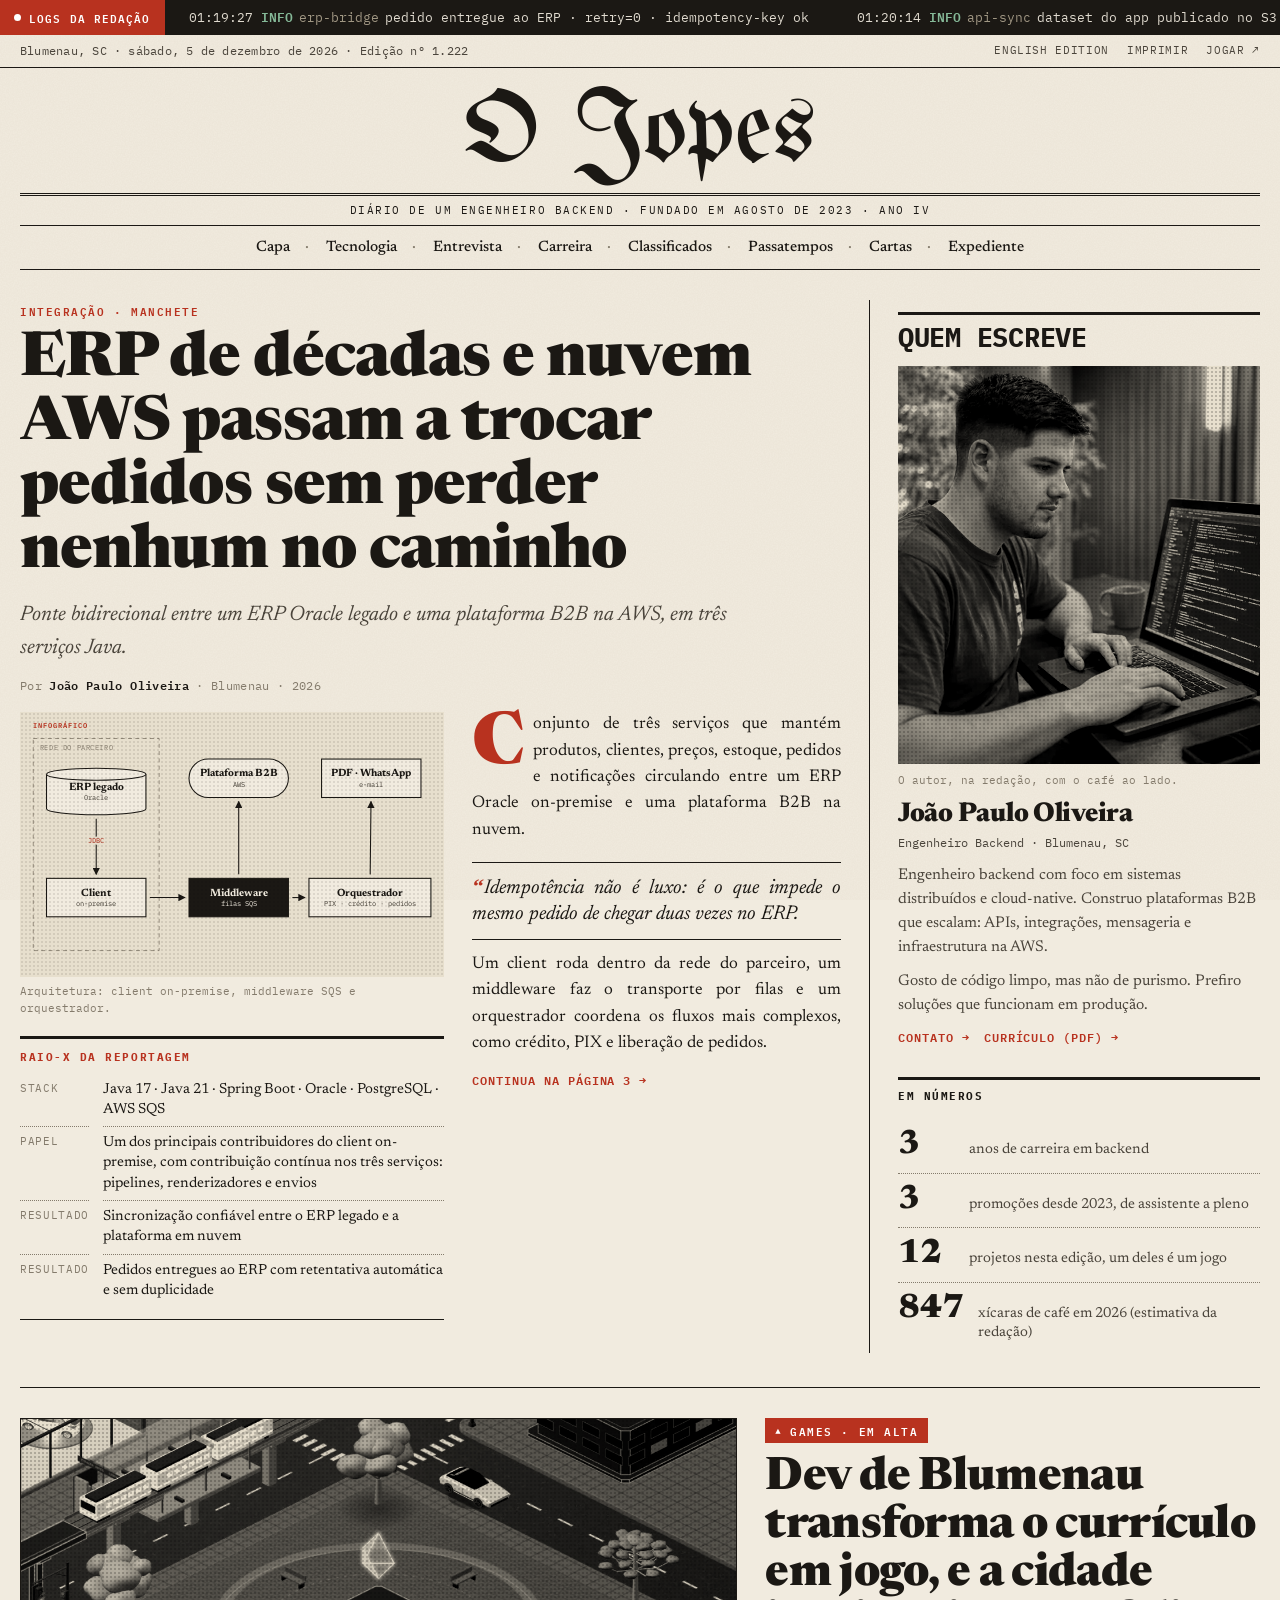
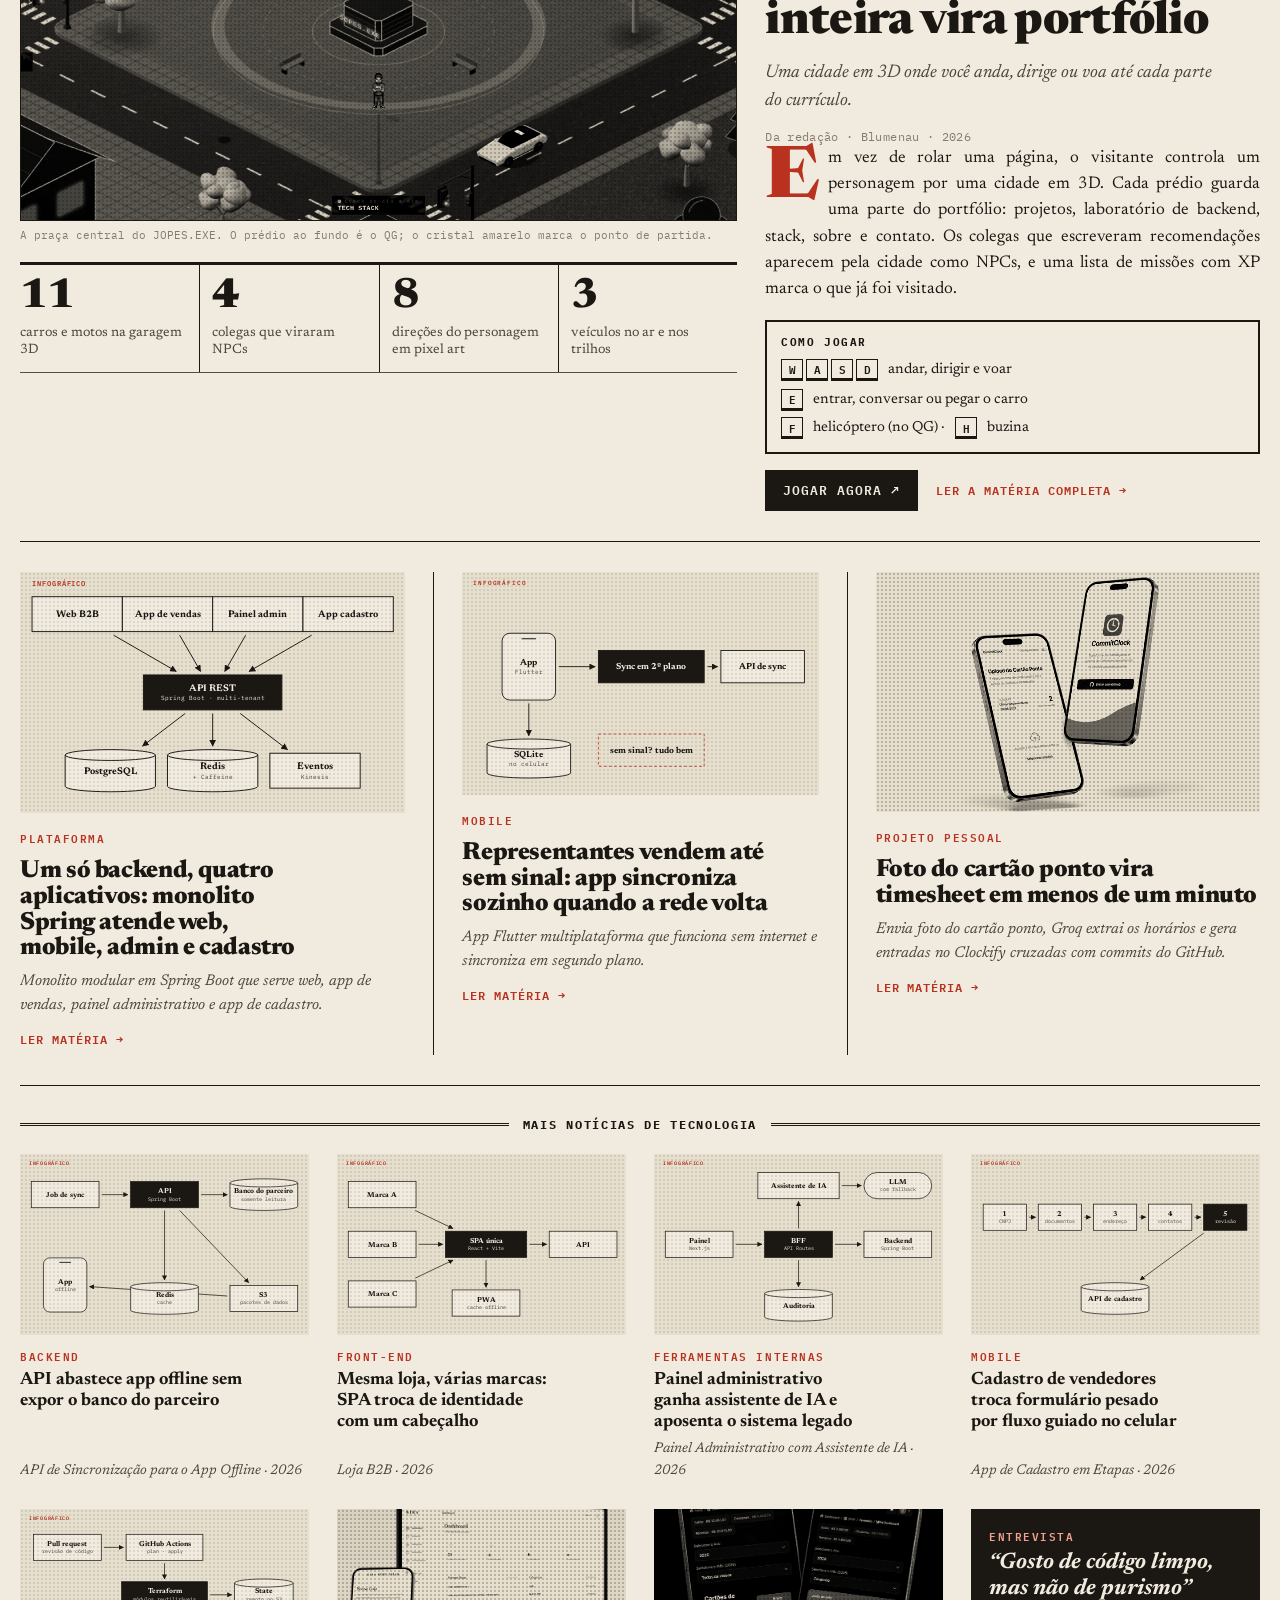
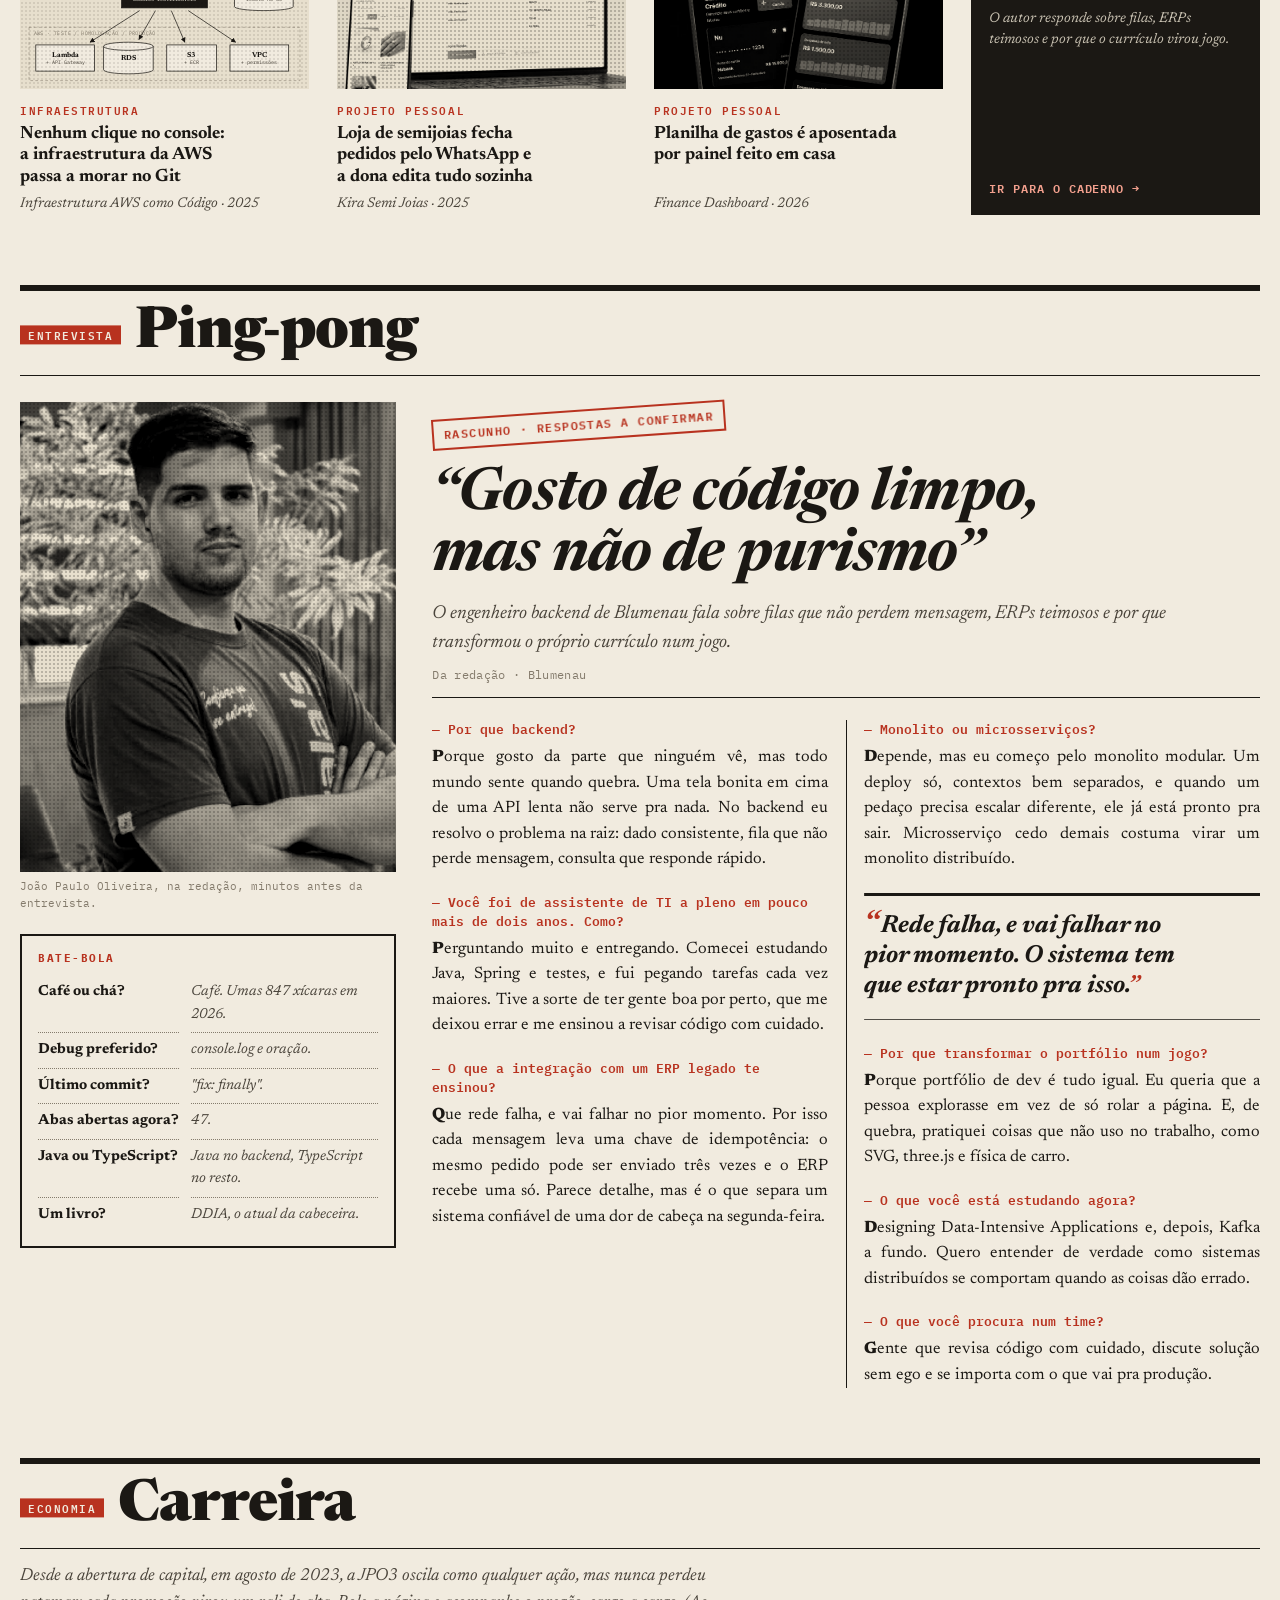
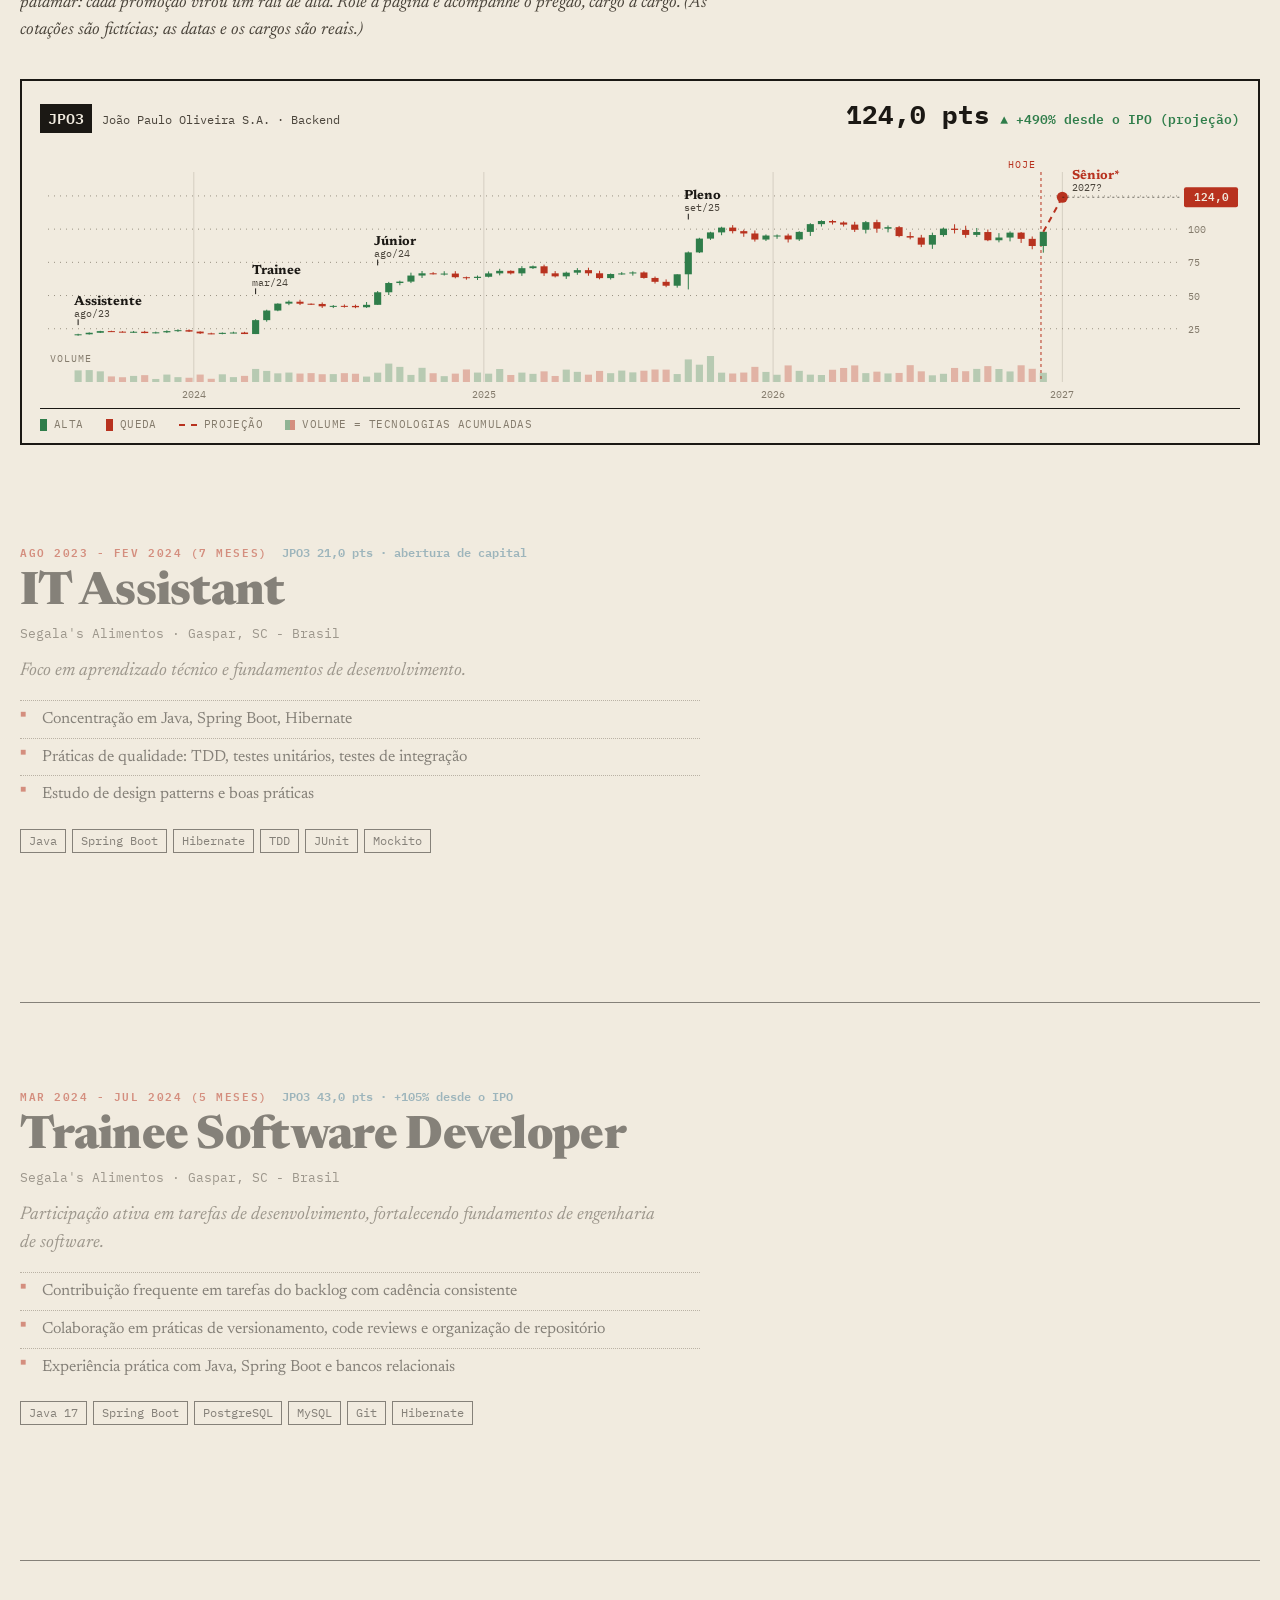
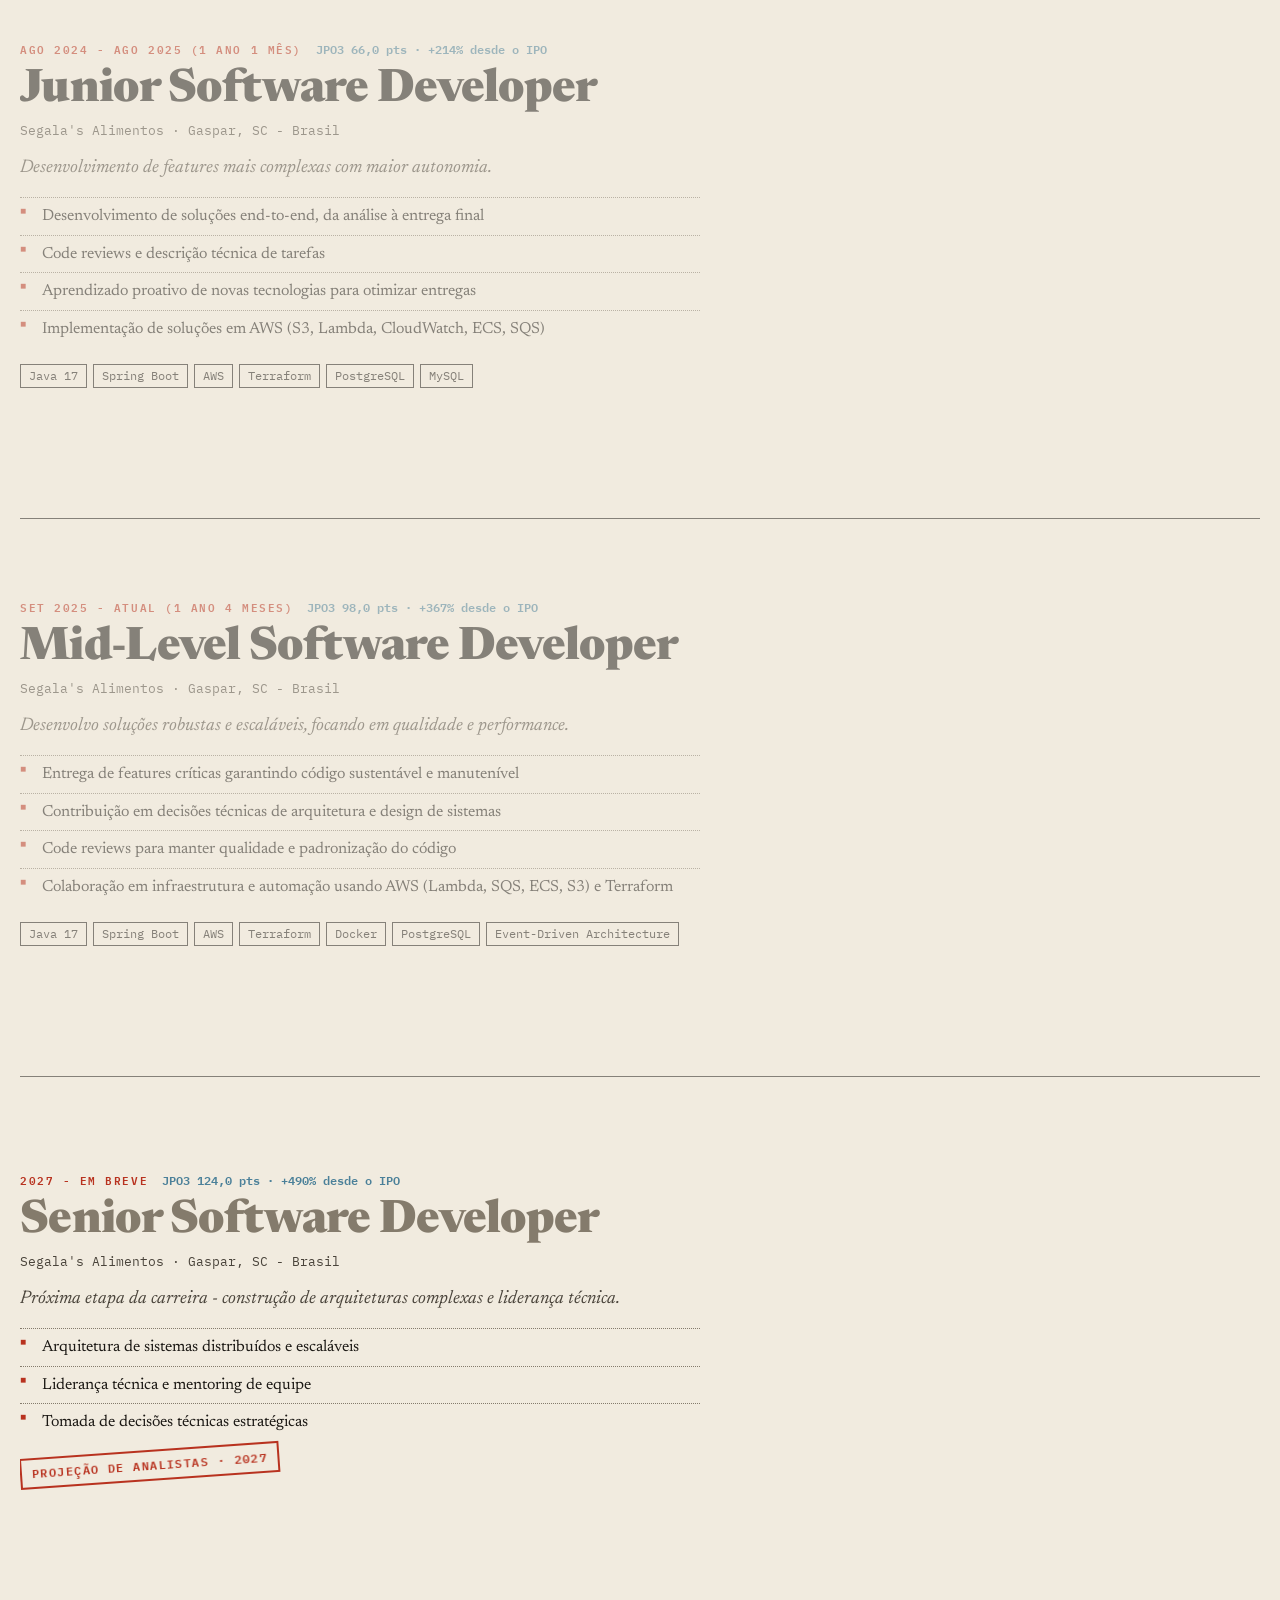
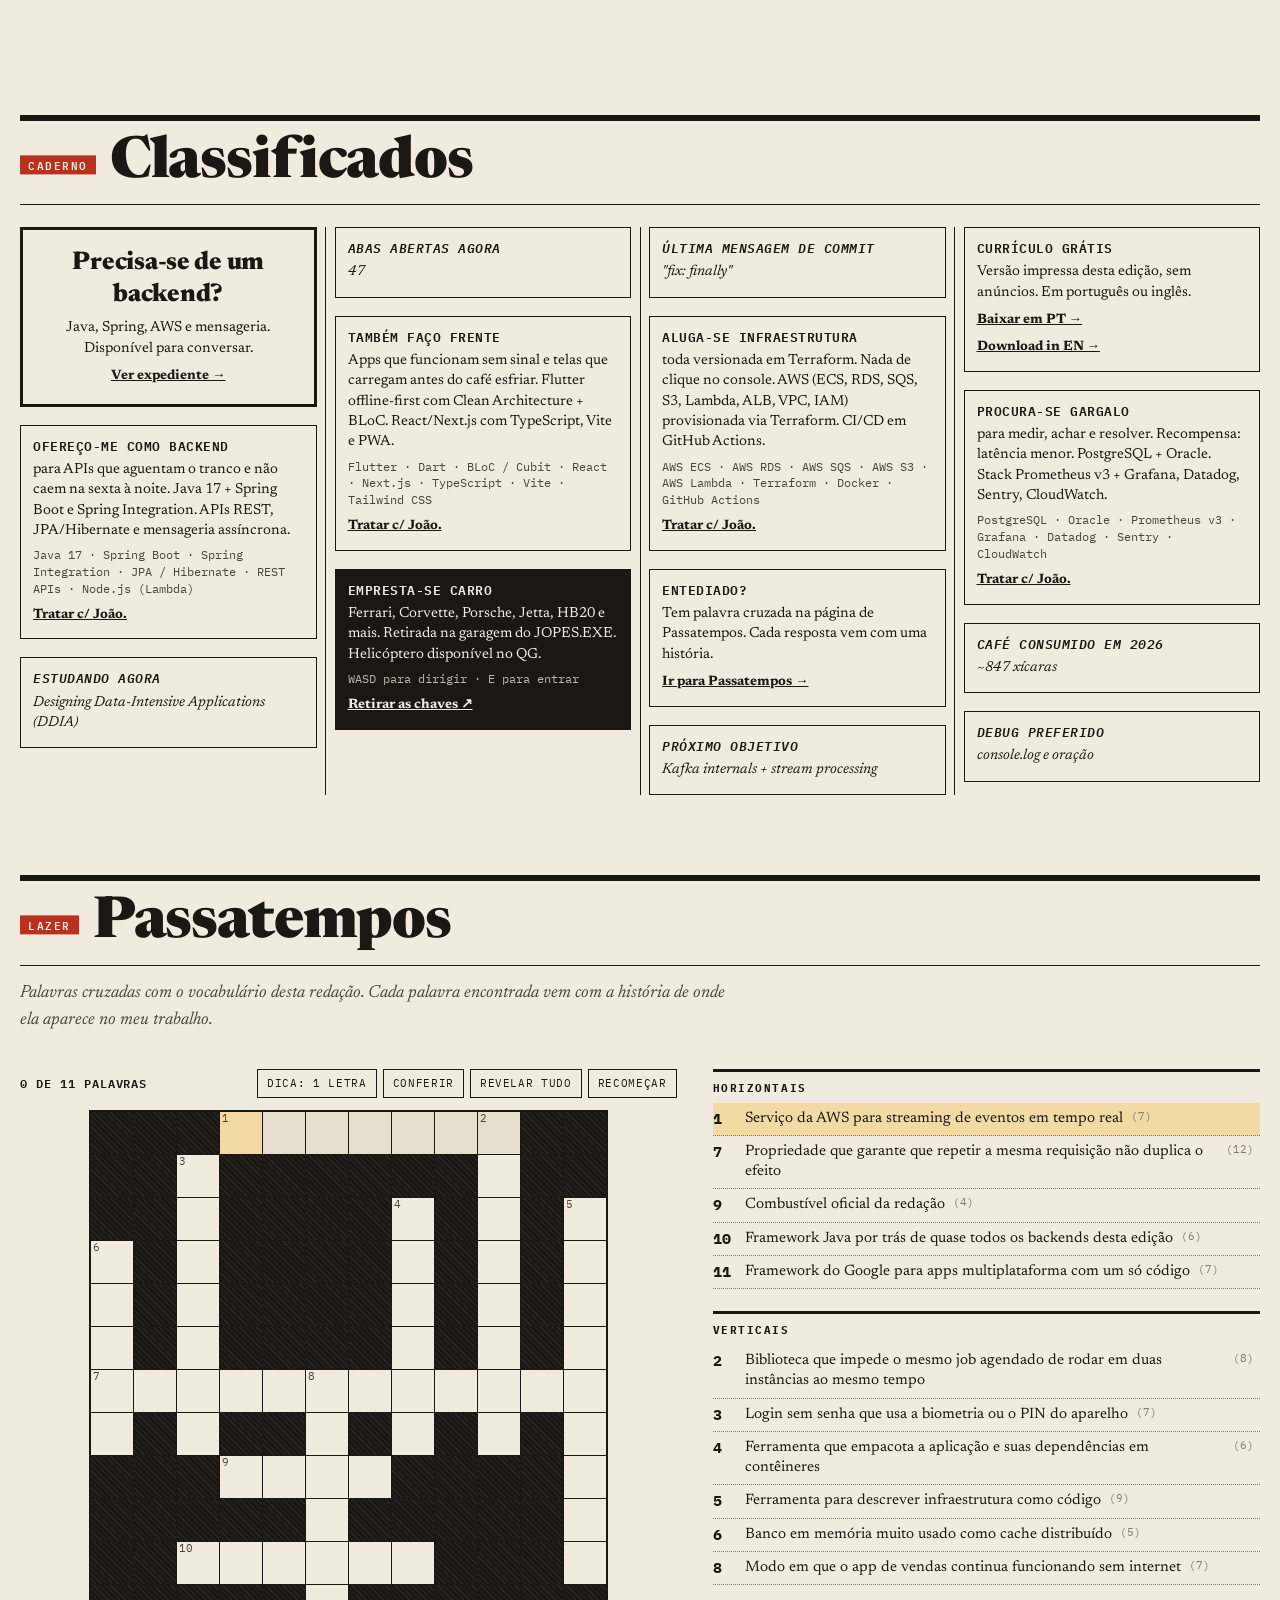
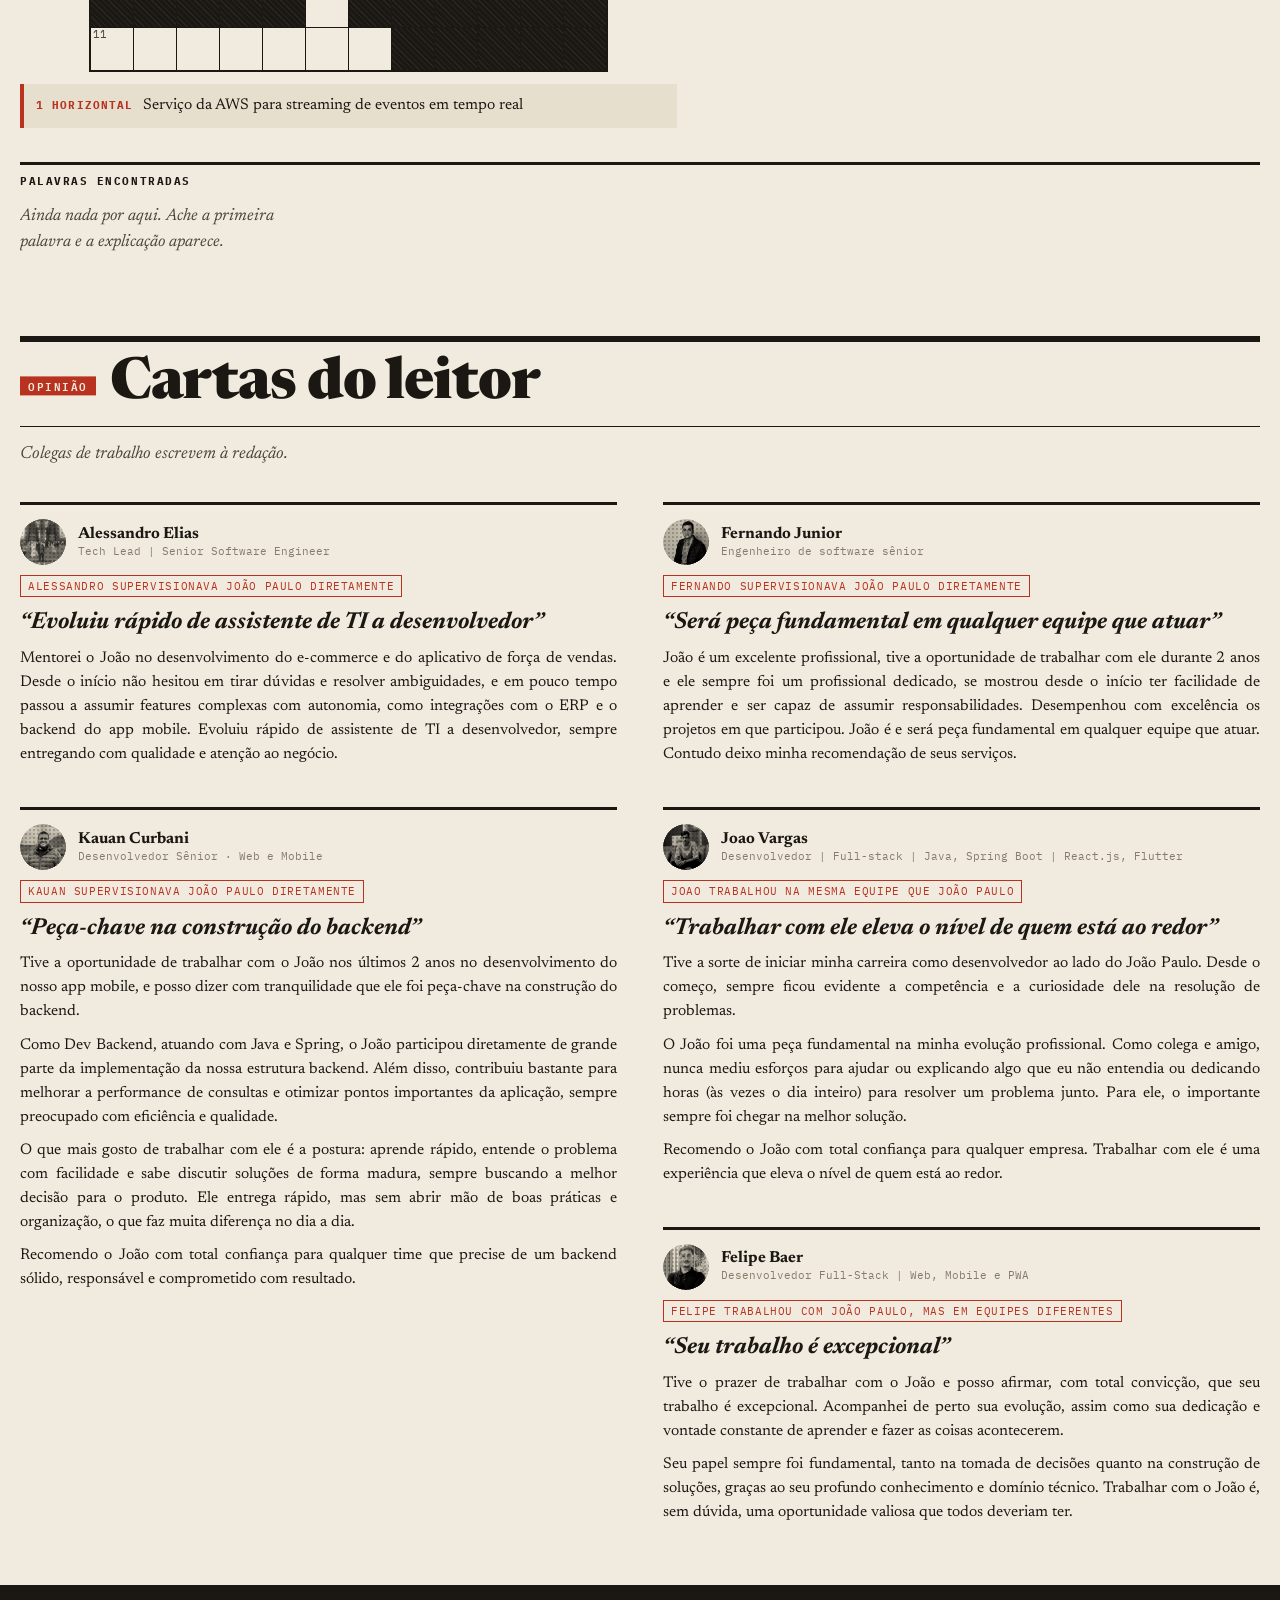
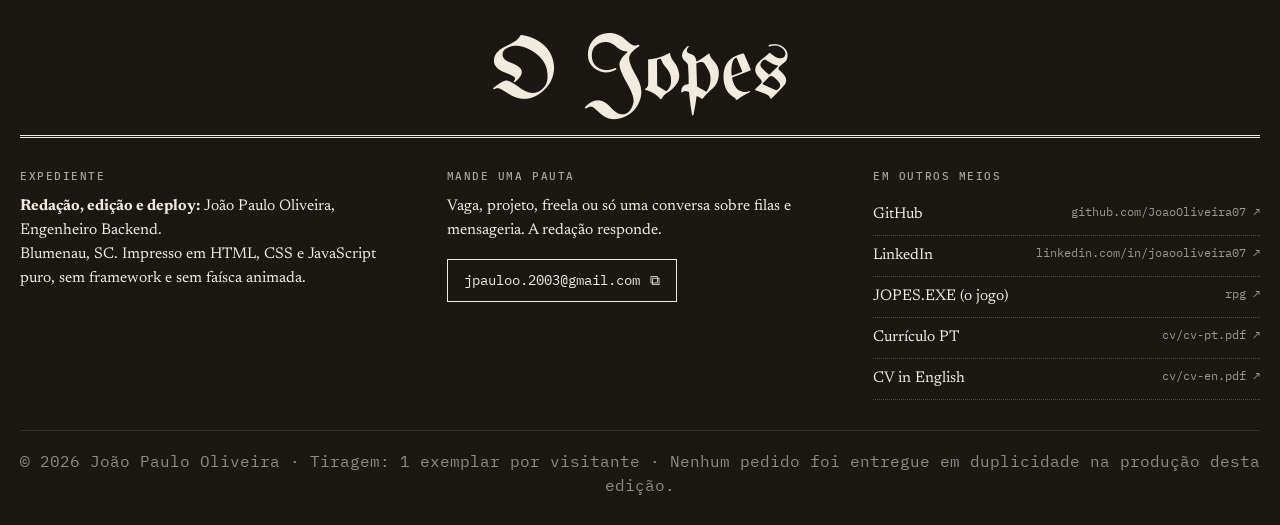
<file: index.html>
<!doctype html>
<html lang="pt-BR">
<head>
  <meta charset="utf-8">
  <meta name="viewport" content="width=device-width, initial-scale=1">
  <title>O Jopes — João Paulo Oliveira</title>
  <meta name="description" content="O Jopes: o portfólio em forma de jornal de João Paulo Oliveira, engenheiro backend em Blumenau. Java, Spring Boot, AWS, projetos, carreira e contato.">
  <meta name="theme-color" content="#f1ebdf">
  <link rel="icon" href="favicon.svg" type="image/svg+xml">
  <link rel="apple-touch-icon" href="img/og.png">
  <!-- Prévia ao compartilhar (LinkedIn, WhatsApp, X...). Endereço do site: www.jopes.com.br (troque aqui se o domínio mudar). -->
  <meta property="og:type" content="website">
  <meta property="og:site_name" content="O Jopes">
  <meta property="og:title" content="O Jopes — João Paulo Oliveira, engenheiro backend">
  <meta property="og:description" content="Portfólio em forma de jornal: projetos, carreira, cartas de colegas, uma palavra cruzada e um jogo 3D do currículo. Java, Spring Boot, AWS e mensageria.">
  <meta property="og:url" content="https://www.jopes.com.br/">
  <meta property="og:image" content="https://www.jopes.com.br/img/og.png">
  <meta property="og:image:width" content="1200">
  <meta property="og:image:height" content="630">
  <meta property="og:image:alt" content="Capa do jornal O Jopes com a foto de João Paulo Oliveira">
  <meta property="og:locale" content="pt_BR">
  <meta property="og:locale:alternate" content="en_US">
  <meta name="twitter:card" content="summary_large_image">
  <link rel="canonical" href="https://www.jopes.com.br/">
  <link rel="alternate" hreflang="pt-BR" href="https://www.jopes.com.br/">
  <link rel="alternate" hreflang="en" href="https://www.jopes.com.br/?lang=en">
  <link rel="alternate" hreflang="x-default" href="https://www.jopes.com.br/">
  <!-- Dados estruturados: ajudam o Google a entender que a página é o perfil de uma pessoa. -->
  <script type="application/ld+json">
  {
    "@context": "https://schema.org",
    "@type": "ProfilePage",
    "inLanguage": "pt-BR",
    "url": "https://www.jopes.com.br/",
    "name": "O Jopes — João Paulo Oliveira",
    "mainEntity": {
      "@type": "Person",
      "name": "João Paulo Oliveira",
      "jobTitle": "Engenheiro Backend",
      "url": "https://www.jopes.com.br/",
      "image": "https://www.jopes.com.br/img/og.png",
      "address": { "@type": "PostalAddress", "addressLocality": "Blumenau", "addressRegion": "SC", "addressCountry": "BR" },
      "knowsAbout": ["Java", "Spring Boot", "AWS", "Terraform", "PostgreSQL", "Mensageria", "Sistemas distribuídos"],
      "sameAs": ["https://github.com/JoaoOliveira07", "https://www.linkedin.com/in/joaooliveira07/"]
    }
  }
  </script>
  <!-- Os três arquivos de dados começam a baixar junto com o CSS, sem esperar o script.js. -->
  <link rel="preload" href="data/edicao.json" as="fetch" crossorigin="anonymous">
  <link rel="preload" href="data/profissionais.json" as="fetch" crossorigin="anonymous">
  <link rel="preload" href="data/entrevista.json" as="fetch" crossorigin="anonymous">
  <script>
    // Antes de pintar: idioma e se a abertura da rotativa deve rodar.
    (function () {
      var d = document.documentElement, s = {};
      try { s = { lang: localStorage.getItem('jopes-lang'), seen: localStorage.getItem('jopes-press') }; } catch (e) {}
      var q = new URLSearchParams(location.search).get('lang');
      var lang = q || s.lang || 'pt';
      d.lang = lang === 'en' ? 'en' : 'pt-BR';
      d.dataset.lang = lang === 'en' ? 'en' : 'pt';
      var reduce = matchMedia('(prefers-reduced-motion: reduce)').matches;
      if (!s.seen && !reduce && !location.hash) d.classList.add('press');
    })();
  </script>
  <link rel="preconnect" href="https://fonts.googleapis.com">
  <link rel="preconnect" href="https://fonts.gstatic.com" crossorigin>
  <link href="https://fonts.googleapis.com/css2?family=UnifrakturMaguntia&family=Newsreader:ital,opsz,wght@0,6..72,400;0,6..72,500;0,6..72,700;0,6..72,800;1,6..72,400;1,6..72,500&family=IBM+Plex+Mono:wght@400;500;600&display=swap" rel="stylesheet">
  <link rel="stylesheet" href="style.css">
</head>
<body>
  <a class="skip" href="#tecnologia" data-i18n="skip">Pular para as notícias</a>
  <noscript><p style="padding:24px 16px;font-family:Georgia,serif">O Jopes é montado com JavaScript. Sem ele, veja o <a href="cv/cv-pt.pdf">currículo em PDF</a> ou o <a href="https://www.linkedin.com/in/joaooliveira07/">LinkedIn</a> de João Paulo Oliveira.</p></noscript>
  <!-- Abertura: a edição saindo da rotativa -->
  <div class="press-overlay" id="press" aria-hidden="true">
    <div class="press-roller"></div>
    <div class="press-text"><span id="pressText">Rodando a edição…</span><small data-i18n="press.skip">clique para pular</small></div>
  </div>

  <!-- Letreiro de logs (topo da página) -->
  <div class="ticker">
    <span class="ticker-label" data-i18n="ticker.label"></span>
    <div class="ticker-viewport" aria-hidden="true"><div class="ticker-track" id="ticker"></div></div>
  </div>

  <!-- Barra de utilidades -->
  <div class="utility">
    <div class="wrap utility-inner">
      <span id="dateline">Blumenau, SC</span>
      <span class="utility-actions">
        <button id="langBtn" type="button"></button>
        <button id="printBtn" type="button" data-i18n="util.print"></button>
        <a class="game-link" href="rpg/" data-i18n="util.play"></a>
      </span>
    </div>
  </div>

  <!-- Cabeçalho do jornal -->
  <header class="masthead wrap" id="capa">
    <h1 class="title"><a href="#capa" id="paperName">O Jopes</a></h1>
    <p class="motto"><span id="motto"></span><span id="circulation"></span></p>
  </header>

  <nav class="sections wrap" id="sections" aria-label="Cadernos">
    <a href="#capa" data-i18n="nav.front"></a>
    <a href="#tecnologia" data-i18n="nav.tech"></a>
    <a href="#entrevista" data-i18n="nav.interview"></a>
    <a href="#carreira" data-i18n="nav.career"></a>
    <a href="#classificados" data-i18n="nav.ads"></a>
    <a href="#passatempos" data-i18n="nav.puzzles"></a>
    <a href="#cartas" data-i18n="nav.letters"></a>
    <a href="#expediente" data-i18n="nav.contact"></a>
  </nav>

  <!-- Masthead compacto ao rolar -->
  <div class="mini" id="mini" aria-hidden="true">
    <div class="wrap mini-inner">
      <a href="#capa" class="mini-title" id="miniName">O Jopes</a>
      <span class="mini-links">
        <a href="#tecnologia" data-i18n="nav.tech"></a><a href="#entrevista" data-i18n="nav.interview"></a><a href="#carreira" data-i18n="nav.career"></a><a href="#classificados" data-i18n="nav.ads"></a><a href="#passatempos" data-i18n="nav.puzzles"></a><a href="#cartas" data-i18n="nav.letters"></a><a href="#expediente" data-i18n="nav.contact"></a>
      </span>
    </div>
  </div>

  <main class="wrap">
    <!-- CAPA -->
    <section class="front" id="tecnologia">
      <article class="lead" id="lead"></article>
      <aside class="side">
        <div class="profile" id="profile"></div>
        <div class="numbers">
          <h2 class="box-title" data-i18n="numbers.title"></h2>
          <div id="numbers"></div>
        </div>
      </aside>
    </section>

    <!-- Matéria especial: o jogo 3D do currículo -->
    <section class="feature" id="games"></section>

    <section class="row3" id="row3"></section>

    <section class="more">
      <h2 class="band"><span data-i18n="more.title"></span></h2>
      <div class="more-grid" id="more"></div>
    </section>

    <!-- ENTREVISTA -->
    <section class="interview" id="entrevista"></section>

    <!-- CARREIRA -->
    <section class="career" id="carreira">
      <h2 class="caderno"><span class="caderno-tag" data-i18n="career.tag"></span> <span data-i18n="career.title"></span></h2>
      <p class="caderno-deck" data-i18n="career.deck"></p>
      <div class="market" id="market">
        <div class="market-head">
          <div><span class="ticker-sym">JPO3</span> <span class="market-name" data-i18n="career.company"></span></div>
          <div class="market-quote"><b id="quote">—</b> <span id="quoteDelta"></span></div>
        </div>
        <svg class="chart" id="chart" aria-hidden="true"></svg>
        <div class="market-foot" id="marketFoot"></div>
      </div>
      <ol class="positions" id="positions"></ol>
    </section>

    <!-- CLASSIFICADOS -->
    <section class="classifieds" id="classificados">
      <h2 class="caderno"><span class="caderno-tag" data-i18n="ads.tag"></span> <span data-i18n="ads.title"></span></h2>
      <div class="ads" id="ads"></div>
    </section>

    <!-- PASSATEMPOS -->
    <section class="puzzles" id="passatempos">
      <h2 class="caderno"><span class="caderno-tag" data-i18n="pz.tag"></span> <span data-i18n="pz.title"></span></h2>
      <p class="caderno-deck" data-i18n="pz.deck"></p>
      <div class="xw">
        <div class="xw-board">
          <div class="xw-status">
            <span id="xwProgress"></span>
            <span class="xw-tools">
              <button type="button" id="xwHint" data-i18n="pz.hint"></button>
              <button type="button" id="xwCheck" data-i18n="pz.check"></button>
              <button type="button" id="xwReveal" data-i18n="pz.reveal"></button>
              <button type="button" id="xwReset" data-i18n="pz.reset"></button>
            </span>
          </div>
          <div class="xw-grid-wrap"><div class="xw-grid" id="xwGrid"></div></div>
          <div class="xw-current" id="xwCurrent"></div>
        </div>
        <div class="xw-clues">
          <div><h3 data-i18n="pz.across"></h3><ol id="xwAcross"></ol></div>
          <div><h3 data-i18n="pz.down"></h3><ol id="xwDown"></ol></div>
        </div>
      </div>
      <div class="xw-found">
        <h3 class="box-title" data-i18n="pz.found"></h3>
        <div class="xw-explain" id="xwExplain"></div>
      </div>
    </section>

    <!-- CARTAS -->
    <section class="letters" id="cartas">
      <h2 class="caderno"><span class="caderno-tag" data-i18n="letters.tag"></span> <span data-i18n="letters.title"></span></h2>
      <p class="caderno-deck" data-i18n="letters.deck"></p>
      <div class="letters-grid" id="letters"></div>
    </section>
  </main>

  <!-- EXPEDIENTE -->
  <footer class="colophon" id="expediente">
    <div class="wrap">
      <div class="colophon-title" id="footName">O Jopes</div>
      <div class="colophon-grid">
        <div>
          <h3 data-i18n="col.staff"></h3>
          <p id="staff"></p>
        </div>
        <div>
          <h3 data-i18n="col.pitch"></h3>
          <p data-i18n="col.pitchText"></p>
          <button class="copy" id="copyEmail" type="button"></button>
        </div>
        <div>
          <h3 data-i18n="col.outlets"></h3>
          <ul class="outlets" id="outlets"></ul>
        </div>
      </div>
      <p class="fine" id="fine"></p>
    </div>
  </footer>

  <!-- Leitor de matéria -->
  <div class="reader" id="reader" role="dialog" aria-modal="true" aria-labelledby="readerTitle" hidden>
    <div class="reader-bar">
      <span id="readerFolio"></span>
      <button class="reader-close" id="readerClose" type="button" data-i18n="reader.close"></button>
    </div>
    <article class="reader-page" id="readerBody"></article>
  </div>

  <div class="toast" id="toast" role="status" aria-live="polite"></div>
  <script src="i18n.js"></script>
  <script src="diagram.js"></script>
  <script src="crossword.js"></script>
  <script src="script.js"></script>
</body>
</html>
</file>
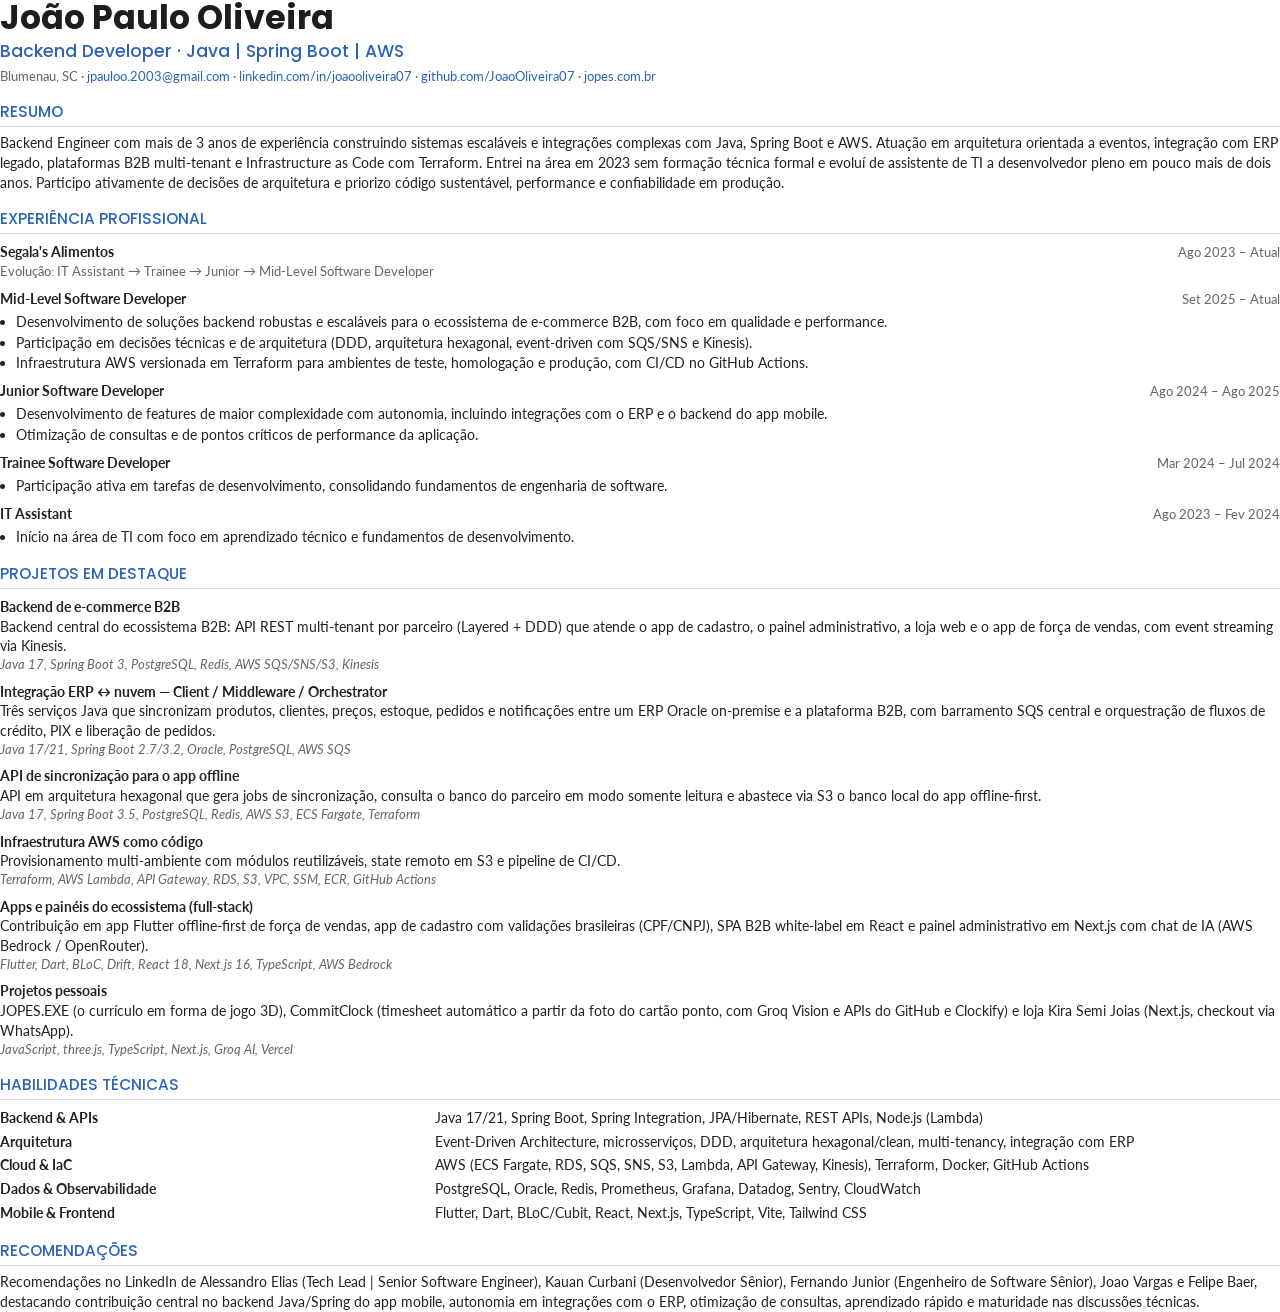
<file: tools/cv.html>
<!doctype html>
<html lang="pt-BR">
<head>
  <meta charset="utf-8">
  <!-- Fonte dos CVs em PDF (cv/cv-pt.pdf e cv/cv-en.pdf). Gerado por tools/gerar-cv.ps1.
       ?lang=pt | ?lang=en. Versão pública: sem nomes de sistemas internos da empresa. -->
  <title>CV — João Paulo Oliveira</title>
  <meta name="robots" content="noindex">
  <link href="https://fonts.googleapis.com/css2?family=Poppins:wght@500;700&family=Lato:ital,wght@0,400;0,700;1,400&display=swap" rel="stylesheet">
  <style>
    @page { size: A4; margin: 16mm 18mm; }
    * { box-sizing: border-box; }
    body { margin: 0; font-family: 'Lato', Arial, sans-serif; font-size: 10.4pt; line-height: 1.42; color: #222; }
    h1 { font-family: 'Poppins', sans-serif; font-weight: 700; font-size: 25pt; margin: 0; line-height: 1.1; color: #1d1d1f; }
    .title { font-family: 'Poppins', sans-serif; font-weight: 500; font-size: 13pt; color: #2a63b8; margin: 2px 0 4px; }
    .contact { color: #666; font-size: 9.6pt; }
    .contact a { color: #2a63b8; text-decoration: none; }
    h2 { font-family: 'Poppins', sans-serif; font-weight: 500; font-size: 11.5pt; color: #2a63b8; text-transform: uppercase; margin: 16px 0 6px; padding-bottom: 3px; border-bottom: 1px solid #ddd; }
    p { margin: 0; }
    .job { display: flex; justify-content: space-between; align-items: baseline; margin-top: 8px; }
    .job b { font-size: 10.8pt; }
    .job span { color: #666; font-size: 9.6pt; white-space: nowrap; }
    .sub { color: #666; font-size: 9.6pt; }
    ul { margin: 3px 0 0; padding-left: 16px; }
    li { margin: 1px 0; }
    .proj { margin-top: 8px; break-inside: avoid; }
    .proj b { display: block; }
    .stack { color: #666; font-style: italic; font-size: 9.4pt; }
    table { border-collapse: collapse; width: 100%; }
    td { vertical-align: top; padding: 2px 0; }
    td:first-child { font-weight: 700; width: 34%; padding-right: 10px; }
    [data-lang] { display: none; }
    html[lang="pt-BR"] [data-lang="pt"], html[lang="en"] [data-lang="en"] { display: block; }
  </style>
  <script>if (new URLSearchParams(location.search).get('lang') === 'en') document.documentElement.lang = 'en';</script>
</head>
<body>
<!-- ======================= PORTUGUÊS ======================= -->
<main data-lang="pt">
  <h1>João Paulo Oliveira</h1>
  <div class="title">Backend Developer · Java | Spring Boot | AWS</div>
  <div class="contact">Blumenau, SC · <a href="mailto:jpauloo.2003@gmail.com">jpauloo.2003@gmail.com</a> · <a href="https://www.linkedin.com/in/joaooliveira07/">linkedin.com/in/joaooliveira07</a> · <a href="https://github.com/JoaoOliveira07">github.com/JoaoOliveira07</a> · <a href="https://www.jopes.com.br/">jopes.com.br</a></div>

  <h2>Resumo</h2>
  <p>Backend Engineer com mais de 3 anos de experiência construindo sistemas escaláveis e integrações complexas com Java, Spring Boot e AWS. Atuação em arquitetura orientada a eventos, integração com ERP legado, plataformas B2B multi-tenant e Infrastructure as Code com Terraform. Entrei na área em 2023 sem formação técnica formal e evoluí de assistente de TI a desenvolvedor pleno em pouco mais de dois anos. Participo ativamente de decisões de arquitetura e priorizo código sustentável, performance e confiabilidade em produção.</p>

  <h2>Experiência profissional</h2>
  <div class="job"><b>Segala's Alimentos</b><span>Ago 2023 – Atual</span></div>
  <div class="sub">Evolução: IT Assistant → Trainee → Junior → Mid-Level Software Developer</div>
  <div class="job"><b>Mid-Level Software Developer</b><span>Set 2025 – Atual</span></div>
  <ul>
    <li>Desenvolvimento de soluções backend robustas e escaláveis para o ecossistema de e-commerce B2B, com foco em qualidade e performance.</li>
    <li>Participação em decisões técnicas e de arquitetura (DDD, arquitetura hexagonal, event-driven com SQS/SNS e Kinesis).</li>
    <li>Infraestrutura AWS versionada em Terraform para ambientes de teste, homologação e produção, com CI/CD no GitHub Actions.</li>
  </ul>
  <div class="job"><b>Junior Software Developer</b><span>Ago 2024 – Ago 2025</span></div>
  <ul>
    <li>Desenvolvimento de features de maior complexidade com autonomia, incluindo integrações com o ERP e o backend do app mobile.</li>
    <li>Otimização de consultas e de pontos críticos de performance da aplicação.</li>
  </ul>
  <div class="job"><b>Trainee Software Developer</b><span>Mar 2024 – Jul 2024</span></div>
  <ul><li>Participação ativa em tarefas de desenvolvimento, consolidando fundamentos de engenharia de software.</li></ul>
  <div class="job"><b>IT Assistant</b><span>Ago 2023 – Fev 2024</span></div>
  <ul><li>Início na área de TI com foco em aprendizado técnico e fundamentos de desenvolvimento.</li></ul>

  <h2>Projetos em destaque</h2>
  <div class="proj"><b>Backend de e-commerce B2B</b>
    <p>Backend central do ecossistema B2B: API REST multi-tenant por parceiro (Layered + DDD) que atende o app de cadastro, o painel administrativo, a loja web e o app de força de vendas, com event streaming via Kinesis.</p>
    <p class="stack">Java 17, Spring Boot 3, PostgreSQL, Redis, AWS SQS/SNS/S3, Kinesis</p></div>
  <div class="proj"><b>Integração ERP ↔ nuvem — Client / Middleware / Orchestrator</b>
    <p>Três serviços Java que sincronizam produtos, clientes, preços, estoque, pedidos e notificações entre um ERP Oracle on-premise e a plataforma B2B, com barramento SQS central e orquestração de fluxos de crédito, PIX e liberação de pedidos.</p>
    <p class="stack">Java 17/21, Spring Boot 2.7/3.2, Oracle, PostgreSQL, AWS SQS</p></div>
  <div class="proj"><b>API de sincronização para o app offline</b>
    <p>API em arquitetura hexagonal que gera jobs de sincronização, consulta o banco do parceiro em modo somente leitura e abastece via S3 o banco local do app offline-first.</p>
    <p class="stack">Java 17, Spring Boot 3.5, PostgreSQL, Redis, AWS S3, ECS Fargate, Terraform</p></div>
  <div class="proj"><b>Infraestrutura AWS como código</b>
    <p>Provisionamento multi-ambiente com módulos reutilizáveis, state remoto em S3 e pipeline de CI/CD.</p>
    <p class="stack">Terraform, AWS Lambda, API Gateway, RDS, S3, VPC, SSM, ECR, GitHub Actions</p></div>
  <div class="proj"><b>Apps e painéis do ecossistema (full-stack)</b>
    <p>Contribuição em app Flutter offline-first de força de vendas, app de cadastro com validações brasileiras (CPF/CNPJ), SPA B2B white-label em React e painel administrativo em Next.js com chat de IA (AWS Bedrock / OpenRouter).</p>
    <p class="stack">Flutter, Dart, BLoC, Drift, React 18, Next.js 16, TypeScript, AWS Bedrock</p></div>
  <div class="proj"><b>Projetos pessoais</b>
    <p>JOPES.EXE (o currículo em forma de jogo 3D), CommitClock (timesheet automático a partir da foto do cartão ponto, com Groq Vision e APIs do GitHub e Clockify) e loja Kira Semi Joias (Next.js, checkout via WhatsApp).</p>
    <p class="stack">JavaScript, three.js, TypeScript, Next.js, Groq AI, Vercel</p></div>

  <h2>Habilidades técnicas</h2>
  <table>
    <tr><td>Backend &amp; APIs</td><td>Java 17/21, Spring Boot, Spring Integration, JPA/Hibernate, REST APIs, Node.js (Lambda)</td></tr>
    <tr><td>Arquitetura</td><td>Event-Driven Architecture, microsserviços, DDD, arquitetura hexagonal/clean, multi-tenancy, integração com ERP</td></tr>
    <tr><td>Cloud &amp; IaC</td><td>AWS (ECS Fargate, RDS, SQS, SNS, S3, Lambda, API Gateway, Kinesis), Terraform, Docker, GitHub Actions</td></tr>
    <tr><td>Dados &amp; Observabilidade</td><td>PostgreSQL, Oracle, Redis, Prometheus, Grafana, Datadog, Sentry, CloudWatch</td></tr>
    <tr><td>Mobile &amp; Frontend</td><td>Flutter, Dart, BLoC/Cubit, React, Next.js, TypeScript, Vite, Tailwind CSS</td></tr>
  </table>

  <h2>Recomendações</h2>
  <p>Recomendações no LinkedIn de Alessandro Elias (Tech Lead | Senior Software Engineer), Kauan Curbani (Desenvolvedor Sênior), Fernando Junior (Engenheiro de Software Sênior), Joao Vargas e Felipe Baer, destacando contribuição central no backend Java/Spring do app mobile, autonomia em integrações com o ERP, otimização de consultas, aprendizado rápido e maturidade nas discussões técnicas.</p>
</main>

<!-- ======================= ENGLISH ======================= -->
<main data-lang="en">
  <h1>João Paulo Oliveira</h1>
  <div class="title">Backend Developer · Java | Spring Boot | AWS</div>
  <div class="contact">Blumenau, SC, Brazil · <a href="mailto:jpauloo.2003@gmail.com">jpauloo.2003@gmail.com</a> · <a href="https://www.linkedin.com/in/joaooliveira07/">linkedin.com/in/joaooliveira07</a> · <a href="https://github.com/JoaoOliveira07">github.com/JoaoOliveira07</a> · <a href="https://www.jopes.com.br/?lang=en">jopes.com.br</a></div>

  <h2>Summary</h2>
  <p>Backend Engineer with 3+ years of experience building scalable systems and complex integrations with Java, Spring Boot and AWS. Hands-on with event-driven architecture, legacy ERP integration, multi-tenant B2B platforms and Infrastructure as Code with Terraform. Entered tech in 2023 without a formal technical background and grew from IT Assistant to Mid-Level Developer in just over two years. Actively involved in architecture decisions, with a focus on maintainable code, performance and production reliability.</p>

  <h2>Professional experience</h2>
  <div class="job"><b>Segala's Alimentos</b><span>Aug 2023 – Present</span></div>
  <div class="sub">Career progression: IT Assistant → Trainee → Junior → Mid-Level Software Developer</div>
  <div class="job"><b>Mid-Level Software Developer</b><span>Sep 2025 – Present</span></div>
  <ul>
    <li>Build robust, scalable backend solutions for the B2B e-commerce ecosystem, with a focus on quality and performance.</li>
    <li>Contribute to technical and architecture decisions (DDD, hexagonal architecture, event-driven design with SQS/SNS and Kinesis).</li>
    <li>Manage AWS infrastructure as code with Terraform across test, staging and production, with CI/CD on GitHub Actions.</li>
  </ul>
  <div class="job"><b>Junior Software Developer</b><span>Aug 2024 – Aug 2025</span></div>
  <ul>
    <li>Delivered complex features autonomously, including ERP integrations and the mobile app backend.</li>
    <li>Optimized database queries and performance-critical parts of the application.</li>
  </ul>
  <div class="job"><b>Trainee Software Developer</b><span>Mar 2024 – Jul 2024</span></div>
  <ul><li>Took an active part in development tasks, strengthening software engineering fundamentals.</li></ul>
  <div class="job"><b>IT Assistant</b><span>Aug 2023 – Feb 2024</span></div>
  <ul><li>Started in IT, focused on technical learning and software development fundamentals.</li></ul>

  <h2>Selected projects</h2>
  <div class="proj"><b>B2B E-commerce Backend</b>
    <p>Core backend of the B2B ecosystem: a partner-level multi-tenant REST API (Layered + DDD) serving the onboarding app, the admin panel, the web store and the field sales app, with event streaming via Kinesis.</p>
    <p class="stack">Java 17, Spring Boot 3, PostgreSQL, Redis, AWS SQS/SNS/S3, Kinesis</p></div>
  <div class="proj"><b>ERP ↔ Cloud Integration — Client / Middleware / Orchestrator</b>
    <p>Three Java services that keep products, customers, prices, inventory, orders and notifications in sync between an on-premise Oracle ERP and the B2B platform, using a central SQS bus and orchestrating credit, PIX and order-release workflows.</p>
    <p class="stack">Java 17/21, Spring Boot 2.7/3.2, Oracle, PostgreSQL, AWS SQS</p></div>
  <div class="proj"><b>Sync API for the Offline App</b>
    <p>Hexagonal-architecture API that generates sync jobs, runs read-only queries against the partner's database and feeds the offline-first app's local database through S3.</p>
    <p class="stack">Java 17, Spring Boot 3.5, PostgreSQL, Redis, AWS S3, ECS Fargate, Terraform</p></div>
  <div class="proj"><b>AWS Infrastructure as Code</b>
    <p>Multi-environment provisioning with reusable modules, remote state on S3 and a CI/CD pipeline.</p>
    <p class="stack">Terraform, AWS Lambda, API Gateway, RDS, S3, VPC, SSM, ECR, GitHub Actions</p></div>
  <div class="proj"><b>Ecosystem Apps and Dashboards (full-stack)</b>
    <p>Contributed to an offline-first Flutter field sales app, an onboarding app with Brazilian document validation (CPF/CNPJ), a white-label B2B SPA in React and a Next.js admin panel with an AI chat (AWS Bedrock / OpenRouter).</p>
    <p class="stack">Flutter, Dart, BLoC, Drift, React 18, Next.js 16, TypeScript, AWS Bedrock</p></div>
  <div class="proj"><b>Side projects</b>
    <p>JOPES.EXE (the résumé as a 3D game), CommitClock (automatic timesheets from a photo of a paper time card, with Groq Vision plus the GitHub and Clockify APIs) and the Kira Semi Joias store (Next.js, checkout via WhatsApp).</p>
    <p class="stack">JavaScript, three.js, TypeScript, Next.js, Groq AI, Vercel</p></div>

  <h2>Technical skills</h2>
  <table>
    <tr><td>Backend &amp; APIs</td><td>Java 17/21, Spring Boot, Spring Integration, JPA/Hibernate, REST APIs, Node.js (Lambda)</td></tr>
    <tr><td>Architecture</td><td>Event-Driven Architecture, microservices, DDD, hexagonal/clean architecture, multi-tenancy, ERP integration</td></tr>
    <tr><td>Cloud &amp; IaC</td><td>AWS (ECS Fargate, RDS, SQS, SNS, S3, Lambda, API Gateway, Kinesis), Terraform, Docker, GitHub Actions</td></tr>
    <tr><td>Data &amp; Observability</td><td>PostgreSQL, Oracle, Redis, Prometheus, Grafana, Datadog, Sentry, CloudWatch</td></tr>
    <tr><td>Mobile &amp; Frontend</td><td>Flutter, Dart, BLoC/Cubit, React, Next.js, TypeScript, Vite, Tailwind CSS</td></tr>
  </table>

  <h2>Recommendations</h2>
  <p>LinkedIn recommendations from Alessandro Elias (Tech Lead | Senior Software Engineer), Kauan Curbani (Senior Developer), Fernando Junior (Senior Software Engineer), Joao Vargas and Felipe Baer, highlighting a key role in building the mobile app's Java/Spring backend, autonomy on ERP integrations, query optimization, fast learning and maturity in technical discussions.</p>
</main>
</body>
</html>
</file>
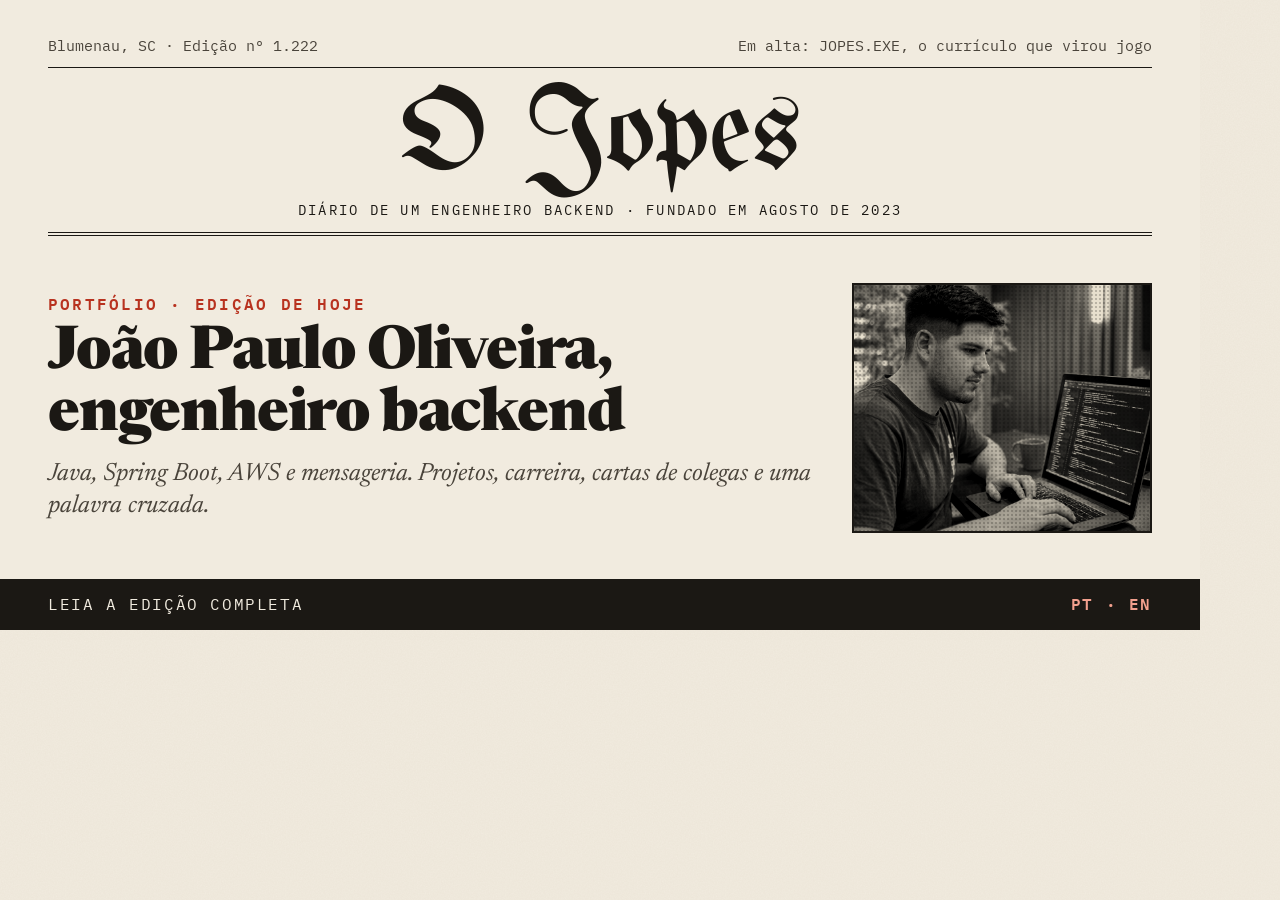
<file: tools/render.html>
<!doctype html>
<html lang="pt-BR">
<head>
  <meta charset="utf-8">
  <!-- Ferramenta: gera imagens do site (não é linkada em lugar nenhum).
       ?mode=og                         → prévia de compartilhamento 1200×630
       ?mode=diagram&slug=X&lang=pt|en  → infográfico de um projeto (usado pelo JOPES.EXE)
       Veja tools/gerar-imagens.ps1. -->
  <title>render</title>
  <meta name="robots" content="noindex">
  <link href="https://fonts.googleapis.com/css2?family=UnifrakturMaguntia&family=Newsreader:ital,opsz,wght@0,6..72,400;0,6..72,700;0,6..72,800;1,6..72,400;1,6..72,500&family=IBM+Plex+Mono:wght@400;500;600&display=swap" rel="stylesheet">
  <link rel="stylesheet" href="../style.css">
  <style>
    html, body { margin: 0; overflow: hidden; }
    body::before { opacity: .3; }
    #stage { position: relative; z-index: 1; }
    .dg-stage { width: 1280px; height: 800px; display: grid; place-items: center; background: var(--paper-2); }
    .dg-stage .print-img.diagram { width: 1280px; height: 800px; aspect-ratio: auto !important; }
    .dg-stage .dg-label { font-size: 17px; }

    .og { width: 1200px; height: 630px; box-sizing: border-box; padding: 34px 48px 0; display: grid; grid-template-rows: auto auto 1fr auto; background: var(--paper); }
    .og-util { display: flex; justify-content: space-between; font-family: var(--mono); font-size: 15px; color: var(--ink-2); border-bottom: 1px solid var(--ink); padding-bottom: 10px; }
    .og-mast { text-align: center; padding: 14px 0 10px; border-bottom: 4px double var(--ink); }
    .og-mast b { font-family: var(--black); font-weight: 400; font-size: 118px; line-height: .95; display: block; }
    .og-mast small { display: block; font-family: var(--mono); font-size: 14px; letter-spacing: .16em; text-transform: uppercase; margin-top: 6px; }
    .og-body { display: grid; grid-template-columns: 1fr 300px; gap: 36px; align-items: center; padding: 22px 0; }
    .og-kicker { font-family: var(--mono); font-size: 16px; font-weight: 600; letter-spacing: .14em; text-transform: uppercase; color: var(--red); }
    .og-head { font-family: var(--serif); font-weight: 800; font-size: 60px; line-height: 1.02; letter-spacing: -.02em; margin: 8px 0 12px; }
    .og-deck { font-family: var(--serif); font-style: italic; font-size: 25px; color: var(--ink-2); line-height: 1.3; }
    .og-photo { height: 250px; border: 2px solid var(--ink); }
    .og-photo img { object-position: 30% 20%; }
    .og-foot { margin: 0 -48px; background: var(--ink); color: var(--paper); font-family: var(--mono); font-size: 16px; letter-spacing: .1em; text-transform: uppercase; padding: 13px 48px; display: flex; justify-content: space-between; }
    .og-foot b { color: #f3a08e; font-weight: 600; }
  </style>
</head>
<body>
  <div id="stage"></div>
  <script src="../i18n.js"></script>
  <script src="../diagram.js"></script>
  <script>
    const q = new URLSearchParams(location.search);
    const LANG = q.get('lang') === 'en' ? 'en' : 'pt';
    const esc = (s = '') => String(s).replace(/[&<>"']/g, (c) => ({ '&': '&amp;', '<': '&lt;', '>': '&gt;', '"': '&quot;', "'": '&#39;' }[c]));
    const L = (v) => (v && typeof v === 'object' && !Array.isArray(v) && ('pt' in v || 'en' in v) ? (v[LANG] ?? v.pt) : v);
    const t = (k) => window.COPY[LANG][k] ?? window.COPY.pt[k] ?? k;
    const stage = document.getElementById('stage');
    const done = () => document.fonts.ready.then(() => { document.title = 'pronto'; });

    if (q.get('mode') === 'diagram') {
      fetch('../data/profissionais.json').then((r) => r.json()).then((list) => {
        const p = list.find((x) => x.slug === q.get('slug'));
        stage.className = 'dg-stage';
        stage.innerHTML = window.renderDiagram({ ...p, title: L(p.title) }, { L, t, esc });
        done();
      });
    } else {
      const n = Math.floor((Date.now() - new Date(2023, 7, 1)) / 864e5).toLocaleString('pt-BR');
      stage.innerHTML = `
        <div class="og">
          <div class="og-util"><span>Blumenau, SC · Edição nº ${n}</span><span>Em alta: JOPES.EXE, o currículo que virou jogo</span></div>
          <div class="og-mast"><b>O Jopes</b><small>Diário de um engenheiro backend · Fundado em agosto de 2023</small></div>
          <div class="og-body">
            <div>
              <div class="og-kicker">Portfólio · Edição de hoje</div>
              <div class="og-head">João Paulo Oliveira, engenheiro backend</div>
              <div class="og-deck">Java, Spring Boot, AWS e mensageria. Projetos, carreira, cartas de colegas e uma palavra cruzada.</div>
            </div>
            <div class="print-img og-photo"><img src="../img/eu.jpg" alt=""></div>
          </div>
          <div class="og-foot"><span>Leia a edição completa</span><b>PT · EN</b></div>
        </div>`;
      document.querySelector('.og-photo img').decode().then(done, done);
    }
  </script>
</body>
</html>
</file>
<file: style.css>
/* =========================================================
   O JOPES — folha de estilo
   Papel, tinta e uma cor de destaque. Nada de degradê roxo.
   ========================================================= */
:root {
  --paper: #f1ebdf;
  --paper-2: #e7dfcd;
  --ink: #1b1814;
  --ink-2: #4a443b;
  --ink-3: #847b6c;
  --red: #b8321f;
  --up: #2f7d4a;
  --river: #2f5d73;
  --river-2: #4b8099;
  --rule: var(--ink);
  --serif: 'Newsreader', 'Times New Roman', Georgia, serif;
  --mono: 'IBM Plex Mono', ui-monospace, monospace;
  --black: 'UnifrakturMaguntia', 'Old English Text MT', serif;
  --gap: 28px;
}

* { box-sizing: border-box; margin: 0; padding: 0; }
html { scroll-behavior: smooth; scroll-padding-top: 70px; }
body {
  background: var(--paper);
  color: var(--ink);
  font-family: var(--serif);
  font-size: 17px;
  line-height: 1.55;
  font-optical-sizing: auto;
  -webkit-font-smoothing: antialiased;
  overflow-x: hidden;
  transition: background .5s, color .5s;
}
/* fibra do papel */
body::before {
  content: ""; position: fixed; inset: 0; z-index: 0; pointer-events: none; opacity: .35; mix-blend-mode: multiply;
  background-image: url("data:image/svg+xml,%3Csvg xmlns='http://www.w3.org/2000/svg' width='220' height='220'%3E%3Cfilter id='p'%3E%3CfeTurbulence type='fractalNoise' baseFrequency='.75' numOctaves='2' stitchTiles='stitch'/%3E%3CfeColorMatrix values='0 0 0 0 .45 0 0 0 0 .38 0 0 0 0 .28 0 0 0 .22 0'/%3E%3C/filter%3E%3Crect width='100%25' height='100%25' filter='url(%23p)'/%3E%3C/svg%3E");
}
body > * { position: relative; z-index: 1; }
body.reading { overflow: hidden; }
a { color: inherit; }
button { font: inherit; color: inherit; background: none; border: 0; cursor: pointer; }
img { display: block; max-width: 100%; }
::selection { background: var(--red); color: var(--paper); }
:focus-visible { outline: 2px solid var(--red); outline-offset: 3px; }
/* atalho de teclado: aparece só quando recebe foco (primeiro Tab da página) */
.skip { position: fixed !important; left: 12px; top: -60px; z-index: 200 !important; background: var(--ink); color: var(--paper); padding: 10px 14px; font-family: var(--mono); font-size: 12px; text-decoration: none; transition: top .15s; }
.skip:focus { top: 12px; }

.wrap { width: min(1240px, calc(100% - 32px)); margin-inline: auto; }

/* ---------- Barra de utilidades ---------- */
.utility { border-bottom: 1px solid var(--ink); font-family: var(--mono); font-size: 11.5px; letter-spacing: .02em; color: var(--ink-2); }
.utility-inner { display: flex; align-items: center; justify-content: space-between; gap: 8px 16px; padding: 7px 0; flex-wrap: wrap; }
.utility-actions { display: flex; gap: 18px; flex-wrap: wrap; }
/* textos com versão longa (.lg) e curta (.sm): a curta só aparece no celular */
.utility .t-short, .masthead .t-short { display: none; }
.utility-actions button, .utility-actions a { text-decoration: none; color: var(--ink-2); text-transform: uppercase; letter-spacing: .06em; font-size: 11px; }
.utility-actions button:hover, .utility-actions a:hover { color: var(--red); }

/* ---------- Cabeçalho ---------- */
/* cabeçalho enxuto: só o título e o lema (data e botões ficam na linha fina de cima) */
.masthead { padding: 18px 0 0; text-align: center; }
.title { font-family: var(--black); font-weight: 400; font-size: clamp(3.2rem, 8vw, 6.4rem); line-height: .95; letter-spacing: .01em; }
.title a { text-decoration: none; }
.motto {
  text-align: center; font-family: var(--mono); font-size: 11px; letter-spacing: .14em; text-transform: uppercase;
  border-top: 3px double var(--ink); border-bottom: 1px solid var(--ink); padding: 6px 0; margin-top: 10px;
}

.sections { display: flex; justify-content: center; flex-wrap: wrap; border-bottom: 1px solid var(--ink); }
.sections a {
  text-decoration: none; padding: 10px 18px; font-size: 15px; font-weight: 500; position: relative;
}
.sections a + a::before { content: "·"; position: absolute; left: -3px; color: var(--ink-3); }
.sections a:hover { color: var(--red); }

/* masthead compacto */
.mini {
  position: fixed; top: 0; left: 0; right: 0; z-index: 40; background: var(--paper);
  border-bottom: 1px solid var(--ink); transform: translateY(-105%); transition: transform .35s ease, background .5s;
}
.mini.show { transform: none; }
.mini-inner { display: flex; align-items: center; justify-content: space-between; height: 52px; gap: 16px; }
.mini-title { font-family: var(--black); font-size: 28px; text-decoration: none; line-height: 1; }
.mini-links { display: flex; gap: 20px; font-size: 14px; }
.mini-links a { text-decoration: none; }
.mini-links a:hover, .mini-links a.on { color: var(--red); }

/* ---------- Letreiro ---------- */
.ticker { display: flex; align-items: stretch; background: #1b1814; color: #f1ebdf; font-family: var(--mono); font-size: 12.5px; overflow: hidden; }
.ticker-label { flex: none; padding: 9px 14px; background: var(--red); color: #fff; text-transform: uppercase; letter-spacing: .1em; font-size: 11px; font-weight: 600; display: flex; align-items: center; gap: 8px; }
.ticker-label::before { content: ""; width: 7px; height: 7px; border-radius: 50%; background: #fff; animation: rec 1.4s steps(1) infinite; }
@keyframes rec { 50% { opacity: .2; } }
.ticker-viewport { overflow: hidden; flex: 1; display: flex; align-items: center; }
.ticker-track { display: flex; gap: 48px; white-space: nowrap; width: max-content; animation: tick 70s linear infinite; padding-left: 24px; }
.ticker:hover .ticker-track { animation-play-state: paused; }
.ticker-track span { opacity: .92; }
.lv { font-weight: 600; margin-right: 6px; }
.lv-LIVE { color: #fff; background: var(--red); padding: 0 5px; }
.lv-INFO { color: #8fc7a4; } .lv-WARN { color: #e9c46a; } .lv-ERROR { color: #ef8a73; } .lv-DEBUG { color: #9ab3c9; }
.svc { color: #b9ae98; margin-right: 6px; }
@keyframes tick { to { transform: translateX(-50%); } }

/* ---------- Elementos de texto comuns ---------- */
.kicker { display: inline-block; font-family: var(--mono); font-size: 11px; font-weight: 600; letter-spacing: .14em; text-transform: uppercase; color: var(--red); }
.headline { font-weight: 800; letter-spacing: -.015em; line-height: 1.04; text-wrap: balance; }
.headline a { text-decoration: none; background: linear-gradient(var(--red), var(--red)) 0 100% / 0 2px no-repeat; transition: background-size .35s ease; }
.headline a:hover { background-size: 100% 2px; }
.deck { font-style: italic; color: var(--ink-2); text-wrap: pretty; }
.byline { font-family: var(--mono); font-size: 11.5px; color: var(--ink-3); letter-spacing: .03em; }
.byline b { color: var(--ink); font-weight: 600; }
.box-title { font-family: var(--mono); font-size: 11px; letter-spacing: .14em; text-transform: uppercase; border-top: 3px solid var(--ink); padding-top: 8px; margin-bottom: 14px; }
.more-link { font-family: var(--mono); font-size: 12px; font-weight: 600; text-transform: uppercase; letter-spacing: .08em; color: var(--red); text-decoration: none; display: inline-flex; gap: 6px; align-items: center; }
.more-link:hover { text-decoration: underline; text-underline-offset: 3px; }
code { font-family: var(--mono); font-size: .85em; background: var(--paper-2); padding: 1px 5px; }

/* imagens "impressas" */
.print-img { position: relative; overflow: hidden; background: var(--paper-2); }
.print-img img {
  width: 100%; height: 100%; object-fit: cover;
  filter: grayscale(1) contrast(1.15) brightness(1.02); mix-blend-mode: multiply;
  transition: filter .6s ease, transform 1.2s ease;
}
.print-img::after { /* retícula */
  content: ""; position: absolute; inset: 0; pointer-events: none; opacity: .28; mix-blend-mode: multiply;
  background-image: radial-gradient(circle, var(--ink) .6px, transparent 1.1px); background-size: 4px 4px;
  transition: opacity .6s ease;
}
a:hover .print-img img, .print-img:hover img { filter: grayscale(0) contrast(1) brightness(1); transform: scale(1.025); }
a:hover .print-img::after, .print-img:hover::after { opacity: 0; }
/* infográficos (projetos profissionais, sem prints internos) */
.print-img.diagram { display: grid; place-items: center; background: var(--paper-2); aspect-ratio: 16 / 10 !important; }
.print-img.diagram svg { width: 100%; height: 100%; display: block; }
.print-img.diagram::after { opacity: .12; }
a:hover .print-img.diagram::after, .print-img.diagram:hover::after { opacity: .12; }
.dg-box { fill: var(--paper); stroke: var(--ink); stroke-width: 1.6; }
.dg-main { fill: var(--ink); }
.dg-note { fill: none; stroke: var(--red); stroke-width: 1.4; stroke-dasharray: 5 4; }
.dg-thin { stroke: var(--ink); stroke-width: 2; stroke-linecap: round; }
.dg-group { fill: none; stroke: var(--ink-3); stroke-width: 1.2; stroke-dasharray: 6 5; }
.dg-glabel { font-family: var(--mono); font-size: 11px; fill: var(--ink-3); text-transform: uppercase; letter-spacing: .08em; }
.dg-edge { stroke: var(--ink); stroke-width: 1.6; }
.dg-arrow { fill: var(--ink); }
.dg-label { font-family: var(--serif); font-weight: 700; font-size: 16px; fill: var(--ink); text-anchor: middle; }
.dg-sub { font-family: var(--mono); font-size: 10.5px; fill: var(--ink-2); text-anchor: middle; }
.dg-inv { fill: var(--paper); }
.dg-elabel { font-family: var(--mono); font-size: 10px; fill: var(--red); text-anchor: middle; paint-order: stroke; stroke: var(--paper-2); stroke-width: 5px; stroke-linejoin: round; }
.dg-title { font-family: var(--mono); font-size: 11px; font-weight: 600; fill: var(--red); text-transform: uppercase; letter-spacing: .14em; }
figcaption { font-family: var(--mono); font-size: 11px; color: var(--ink-3); margin-top: 6px; }

/* ---------- Capa ---------- */
.front { display: grid; grid-template-columns: minmax(0, 2.1fr) minmax(0, 1fr); gap: var(--gap); padding: 30px 0 34px; border-bottom: 1px solid var(--ink); }
.lead .kicker { margin-bottom: 10px; }
.lead .headline { font-size: clamp(2.3rem, 4.8vw, 4.1rem); }
.lead .deck { font-size: clamp(1.1rem, 1.7vw, 1.32rem); margin: 14px 0 12px; max-width: 760px; }
.lead .byline { margin-bottom: 18px; }
.lead-body { display: grid; grid-template-columns: 1.15fr 1fr; gap: var(--gap); }
.lead-body .print-img { aspect-ratio: 1 / 1; }
.cols { column-count: 1; }
.lead-text p { margin-bottom: 12px; text-align: justify; hyphens: auto; }
.dropcap::first-letter { float: left; font-weight: 800; font-size: 4.2em; line-height: .82; padding: 6px 8px 0 0; color: var(--red); }
.lead-quote { margin: 18px 0; padding: 12px 0; border-top: 1px solid var(--ink); border-bottom: 1px solid var(--ink); font-size: 1.25rem; font-style: italic; line-height: 1.3; }
.lead-quote::before { content: "“"; color: var(--red); font-weight: 800; margin-right: 2px; }

.side { border-left: 1px solid var(--ink); padding-left: var(--gap); display: flex; flex-direction: column; gap: 30px; }
.profile .print-img { aspect-ratio: 4 / 4.4; margin-bottom: 8px; }
.profile .print-img img { object-position: 30% 20%; }
.profile h2 { font-size: 1.7rem; font-weight: 800; line-height: 1.05; margin-top: 12px; letter-spacing: -.01em; }
.profile .role { font-family: var(--mono); font-size: 12px; color: var(--ink-2); margin: 4px 0 12px; }
.profile p { font-size: 15.5px; color: var(--ink-2); margin-bottom: 10px; }
.profile-links { display: flex; flex-wrap: wrap; gap: 6px 14px; margin-top: 8px; }

.number { display: grid; grid-template-columns: auto 1fr; gap: 14px; align-items: baseline; padding: 10px 0; border-bottom: 1px dotted var(--ink-3); }
.number:last-child { border-bottom: 0; }
.number b { font-size: 2.1rem; font-weight: 800; line-height: 1; font-variant-numeric: tabular-nums; min-width: 2.6ch; }
.number span { font-size: 14.5px; color: var(--ink-2); line-height: 1.3; }

/* raio-X embaixo do infográfico da manchete */
.lead-fig { display: flex; flex-direction: column; gap: 18px; }
.xray { border-top: 3px solid var(--ink); border-bottom: 1px solid var(--ink); padding: 10px 0 12px; }
.xray h3 { font-family: var(--mono); font-size: 11px; letter-spacing: .14em; text-transform: uppercase; color: var(--red); margin-bottom: 8px; }
.xray dl { display: grid; grid-template-columns: auto 1fr; gap: 0 14px; font-size: 14.5px; line-height: 1.4; }
.xray dt { font-family: var(--mono); font-size: 11px; text-transform: uppercase; letter-spacing: .06em; color: var(--ink-3); padding: 7px 0; border-top: 1px dotted var(--ink-3); }
.xray dd { padding: 6px 0; border-top: 1px dotted var(--ink-3); }
.xray dt:first-of-type, .xray dd:first-of-type { border-top: 0; }

/* placar da cidade embaixo da imagem do RPG */
.facts { display: grid; grid-template-columns: repeat(4, minmax(0, 1fr)); margin-top: 18px; border-top: 3px solid var(--ink); border-bottom: 1px solid var(--ink); }
.fact { padding: 12px 12px 12px 0; border-left: 1px solid var(--ink); padding-left: 12px; }
.fact:first-child { border-left: 0; padding-left: 0; }
.fact b { display: block; font-size: 2.6rem; font-weight: 800; line-height: 1; letter-spacing: -.03em; }
.fact span { display: block; margin-top: 6px; font-size: 13.5px; color: var(--ink-2); line-height: 1.3; }

/* chamada para outro caderno, ocupando a vaga da grade */
.brief.promo { border: 2px solid var(--ink); padding: 16px; background: var(--ink); color: var(--paper); grid-template-rows: auto auto 1fr auto; }
.brief.promo .kicker { color: #f3a08e; }
.brief.promo h3 { font-size: 1.4rem; font-style: italic; }
.brief.promo p { color: var(--paper-2); opacity: .85; }
.brief.promo:hover h3 { color: #f3a08e; }
.brief.promo .more-link { color: #f3a08e; }

/* matéria especial: o RPG */
.feature {
  display: grid; grid-template-columns: minmax(0, 1.45fr) minmax(0, 1fr); gap: var(--gap);
  padding: 30px 0; border-bottom: 1px solid var(--ink);
}
.feature .print-img { aspect-ratio: 16 / 9; border: 1px solid var(--ink); }
.feature-flag {
  display: inline-flex; align-items: center; gap: 8px; font-family: var(--mono); font-size: 11px; font-weight: 600;
  letter-spacing: .14em; text-transform: uppercase; color: #fff; background: var(--red); padding: 4px 10px; margin-bottom: 12px;
}
.feature-flag::before { content: "▲"; font-size: 9px; }
.feature .headline { font-size: clamp(2rem, 3.6vw, 3.1rem); }
.feature .deck { font-size: 1.15rem; margin: 12px 0; }
.feature p.body { margin-bottom: 14px; text-align: justify; hyphens: auto; }
.howto { border: 2px solid var(--ink); padding: 12px 14px; margin: 16px 0; }
.howto h3 { font-family: var(--mono); font-size: 11px; letter-spacing: .14em; text-transform: uppercase; margin-bottom: 8px; }
.howto ul { list-style: none; display: grid; gap: 6px; font-size: 14.5px; }
.howto li { display: flex; gap: 10px; align-items: center; }
kbd {
  display: inline-grid; place-items: center; min-width: 22px; height: 22px; padding: 0 5px; font-family: var(--mono); font-size: 11px; font-weight: 600;
  border: 1px solid var(--ink); border-bottom-width: 3px; background: var(--paper);
}
.feature-actions { display: flex; flex-wrap: wrap; gap: 18px; align-items: center; }
.btn-ink {
  display: inline-block; font-family: var(--mono); font-size: 12.5px; font-weight: 600; letter-spacing: .08em; text-transform: uppercase;
  background: var(--ink); color: var(--paper); padding: 11px 18px; text-decoration: none; transition: background .25s;
}
.btn-ink:hover { background: var(--red); }

/* linha de 3 matérias */
.row3 { display: grid; grid-template-columns: repeat(3, minmax(0, 1fr)); padding: 30px 0; border-bottom: 1px solid var(--ink); }
.story { padding: 0 var(--gap); border-left: 1px solid var(--ink); }
.story:first-child { padding-left: 0; border-left: 0; }
.story:last-child { padding-right: 0; }
.story > a { text-decoration: none; display: block; }
.story .print-img { aspect-ratio: 16 / 10; margin-bottom: 14px; }
.story .headline { font-size: 1.55rem; margin: 6px 0 8px; }
.story .deck { font-size: 15.5px; margin-bottom: 10px; }
.story > a:hover .headline span { text-decoration: underline; text-decoration-color: var(--red); text-decoration-thickness: 2px; text-underline-offset: 4px; }

/* mais notícias */
.band { display: flex; align-items: center; gap: 14px; font-family: var(--mono); font-size: 12px; letter-spacing: .14em; text-transform: uppercase; margin: 30px 0 20px; }
.band::before, .band::after { content: ""; flex: 1; height: 0; border-top: 3px double var(--ink); }
.more-grid { display: grid; grid-template-columns: repeat(4, minmax(0, 1fr)); gap: 26px var(--gap); padding-bottom: 40px; }
.brief { text-decoration: none; display: grid; grid-template-rows: auto auto 1fr; gap: 6px; }
.brief .print-img { aspect-ratio: 16 / 10; margin-bottom: 6px; }
.brief h3 { font-size: 1.12rem; font-weight: 700; line-height: 1.18; text-wrap: balance; }
.brief:hover h3 { color: var(--red); }
.brief p { font-size: 14px; color: var(--ink-2); font-style: italic; }

/* ---------- Cadernos ---------- */
.caderno {
  display: flex; align-items: baseline; gap: 14px; font-size: clamp(2.2rem, 5vw, 3.6rem); font-weight: 800; letter-spacing: -.02em; line-height: 1;
  border-top: 6px solid var(--ink); border-bottom: 1px solid var(--ink); padding: 14px 0 12px; margin-top: 30px;
}
.caderno-tag { font-family: var(--mono); font-size: 11px; font-weight: 600; letter-spacing: .14em; text-transform: uppercase; color: var(--paper); background: var(--red); padding: 4px 8px; transform: translateY(-.6em); }
.caderno-deck { font-style: italic; color: var(--ink-2); font-size: 1.1rem; margin: 14px 0 34px; max-width: 720px; }
.caderno-deck a { color: var(--river-2); }

/* ---------- Entrevista ping-pong ---------- */
.interview { padding-bottom: 40px; }
.iv-grid { display: grid; grid-template-columns: minmax(0, 1fr) minmax(0, 2.2fr); gap: 36px; margin-top: 26px; align-items: start; }
.iv-side { position: sticky; top: 72px; }
.iv-photo { aspect-ratio: 4 / 5; }
.iv-photo img { object-position: 46% 0%; }
.iv-quick { margin-top: 22px; border: 2px solid var(--ink); padding: 14px 16px; }
.iv-quick h3 { font-family: var(--mono); font-size: 11px; letter-spacing: .14em; text-transform: uppercase; color: var(--red); margin-bottom: 8px; }
.iv-quick dl { display: grid; grid-template-columns: auto 1fr; gap: 0 12px; font-size: 14.5px; }
.iv-quick dt { font-weight: 700; padding: 6px 0; border-top: 1px dotted var(--ink-3); }
.iv-quick dd { padding: 6px 0; border-top: 1px dotted var(--ink-3); font-style: italic; color: var(--ink-2); }
.iv-quick dt:first-of-type, .iv-quick dd:first-of-type { border-top: 0; }
.iv-main { position: relative; }
.iv-stamp { display: inline-block; margin: 0 0 14px; background: var(--paper); }
.iv-headline { font-size: clamp(2.2rem, 4.6vw, 3.8rem); font-style: italic; font-weight: 700; margin-bottom: 12px; padding-right: 8px; }
.iv-main > .deck { font-size: 1.18rem; margin-bottom: 8px; max-width: 760px; }
.iv-main > .byline { margin-bottom: 22px; padding-bottom: 14px; border-bottom: 1px solid var(--ink); }
.iv-cols { column-count: 2; column-gap: 36px; column-rule: 1px solid var(--ink); }
.iv-qa { break-inside: avoid; margin-bottom: 20px; }
.iv-q { font-family: var(--mono); font-size: 13px; font-weight: 600; line-height: 1.45; color: var(--red); margin-bottom: 6px; }
.iv-q::before { content: "— "; }
.iv-a { font-size: 16.5px; text-align: justify; hyphens: auto; }
.iv-a::first-letter { font-weight: 800; }
.iv-pull {
  break-inside: avoid; margin: 6px 0 24px; padding: 16px 0; border-top: 3px solid var(--ink); border-bottom: 1px solid var(--ink);
  font-size: 1.55rem; font-weight: 700; font-style: italic; line-height: 1.22; text-wrap: balance;
}
.iv-pull::before { content: "“"; color: var(--red); font-size: 1.3em; line-height: 0; margin-right: 2px; }
.iv-pull::after { content: "”"; color: var(--red); }
@media (max-width: 900px) {
  .iv-grid { grid-template-columns: 1fr; }
  .iv-side { position: static; display: grid; grid-template-columns: minmax(0, 1fr) minmax(0, 1.3fr); gap: 20px; align-items: start; }
  .iv-quick { margin-top: 0; }
}
@media (max-width: 680px) {
  .iv-side { grid-template-columns: 1fr; }
  .iv-cols { column-count: 1; }
}

/* ---------- Carreira: o pregão da JPO3 ---------- */
.career { padding-bottom: 50px; }
/* painel de cotação (fica preso no topo enquanto a carreira rola) */
.market {
  position: sticky; top: 60px; z-index: 5; border: 2px solid var(--ink); background: var(--paper); padding: 14px 18px 10px;
  box-shadow: 0 14px 0 -6px var(--paper);
}
.market-head { display: flex; justify-content: space-between; align-items: baseline; gap: 12px; flex-wrap: wrap; font-family: var(--mono); }
.ticker-sym { font-weight: 600; font-size: 15px; background: var(--ink); color: var(--paper); padding: 2px 8px; }
.market-name { font-size: 12px; color: var(--ink-2); }
.market-quote b { font-size: 1.6rem; font-variant-numeric: tabular-nums; }
.market-quote span { font-size: 13px; font-weight: 600; color: #2f7d4a; }
/* gráfico de cotação: desenhado no tamanho real (sem esticar), com eixo de tempo verdadeiro */
.chart { display: block; width: 100%; margin-top: 10px; overflow: visible; cursor: crosshair; font-variant-numeric: tabular-nums; }
.chart .g { stroke: var(--ink-3); stroke-width: 1; stroke-dasharray: 1 5; opacity: .8; }
.chart .gv { stroke-dasharray: none; opacity: .25; }
.chart .ax { font-family: var(--mono); font-size: 10px; fill: var(--ink-3); }
.chart .ax-x { text-anchor: middle; }
.chart .cd .wick { stroke-width: 1; }
.chart .cd.up .wick { stroke: var(--up); } .chart .cd.up .body { fill: var(--up); }
.chart .cd.dn .wick { stroke: var(--red); } .chart .cd.dn .body { fill: var(--red); }
.chart .cd, .chart .vol { transition: opacity .4s; }
.chart .cd.dim { opacity: .16; }
.chart .vol.up { fill: var(--up); opacity: .3; } .chart .vol.dn { fill: var(--red); opacity: .3; }
.chart .vol.dim { opacity: .07; }
.chart .vol-l { font-family: var(--mono); font-size: 9.5px; fill: var(--ink-3); text-transform: uppercase; letter-spacing: .1em; }
.chart .flag { stroke: var(--ink-3); stroke-width: 1; }
.chart .mk.on .flag { stroke: var(--ink); }
.chart .tag { fill: var(--ink); } .chart .tag.up { fill: var(--up); } .chart .tag.dn { fill: var(--red); }
.chart .hv-h { stroke: var(--ink); stroke-width: 1; stroke-dasharray: 2 3; }
.chart .proj { fill: none; stroke: var(--red); stroke-width: 2; stroke-dasharray: 6 5; opacity: .35; transition: opacity .5s; }
.chart .proj.on { opacity: 1; }
.chart .today { stroke: var(--red); stroke-width: 1; stroke-dasharray: 3 3; }
.chart .today-l { font-family: var(--mono); font-size: 9.5px; fill: var(--red); text-transform: uppercase; letter-spacing: .1em; }
/* marcadores: linhas de comprimento zero com ponta redonda = círculos perfeitos */
.chart .mk line { stroke-linecap: round; }
.chart .pt-o { stroke: var(--ink-3); stroke-width: 11; }
.chart .pt-i { stroke: var(--paper); stroke-width: 6; }
.chart .mk.on .pt-o { stroke: var(--ink); }
.chart .mk.cur .pt-o, .chart .mk.cur .pt-i { stroke: var(--red); }
.chart .mk.locked .pt-o { stroke: var(--red); stroke-dasharray: 0; }
.chart .mk-l { font-family: var(--serif); font-weight: 700; font-size: 13px; fill: var(--ink-3); }
.chart .mk-d { font-family: var(--mono); font-size: 10px; fill: var(--ink-3); }
.chart .mk.on .mk-l { fill: var(--ink); }
.chart .mk.on .mk-d { fill: var(--ink-2); }
.chart .mk.cur .mk-l { fill: var(--red); }
.chart .tag.proj-tag { fill: var(--red); }
.chart .tag-t { font-family: var(--mono); font-size: 11px; font-weight: 600; fill: var(--paper); text-anchor: middle; }
.chart .tag-line { stroke: var(--ink); stroke-width: 1; stroke-dasharray: 2 3; opacity: .6; }
.chart .hv-l { stroke: var(--ink); stroke-width: 1; }
.chart .hv-box { fill: var(--ink); }
.chart .hv-t1, .chart .hv-t2 { font-family: var(--mono); font-size: 11px; fill: var(--paper); }
.chart .hv-t2 { font-weight: 600; }
.market-foot { display: flex; flex-wrap: wrap; gap: 6px 22px; font-family: var(--mono); font-size: 10.5px; color: var(--ink-3); text-transform: uppercase; letter-spacing: .04em; border-top: 1px solid var(--ink); padding-top: 7px; margin-top: 4px; }
.market-foot span { display: inline-flex; align-items: center; gap: 7px; }
.lg { display: inline-block; width: 18px; height: 0; border-top: 2.5px solid var(--ink); }
.lg-up, .lg-dn { width: 7px; height: 12px; border: 0; background: var(--up); }
.lg-dn { background: var(--red); }
.lg-vol { width: 10px; height: 10px; border: 0; background: linear-gradient(90deg, var(--up) 50%, var(--red) 50%); opacity: .5; }
.lg-proj { border-top: 2px dashed var(--red); }

.positions { list-style: none; }
.pos { min-height: 62vh; padding: 10px 0 60px; border-bottom: 1px solid var(--ink); display: flex; flex-direction: column; justify-content: center; opacity: .5; transition: opacity .6s; }
.pos:last-child { border-bottom: 0; }
.pos.on { opacity: 1; }
.pos-meta { display: flex; gap: 14px; flex-wrap: wrap; align-items: baseline; }
.pos-level { font-family: var(--mono); font-size: 12px; font-weight: 600; color: var(--river-2); }
.pos .headline { font-size: clamp(1.9rem, 3.6vw, 2.9rem); margin: 8px 0 6px; }
.pos .company { font-family: var(--mono); font-size: 12.5px; color: var(--ink-2); }
.pos .deck { font-size: 1.15rem; margin: 14px 0; max-width: 680px; }
.pos ul { list-style: none; max-width: 680px; }
.pos li { padding: 6px 0 6px 22px; position: relative; border-top: 1px dotted var(--ink-3); font-size: 16px; }
.pos li::before { content: "■"; position: absolute; left: 0; top: 7px; font-size: 10px; color: var(--red); }
.stack { display: flex; flex-wrap: wrap; gap: 6px; margin-top: 16px; }
.stack span { font-family: var(--mono); font-size: 11.5px; border: 1px solid var(--ink); padding: 2px 8px; }
.pos.locked .headline { color: var(--ink-3); }
.stamp {
  display: inline-block; font-family: var(--mono); font-size: 12px; font-weight: 600; letter-spacing: .12em; text-transform: uppercase;
  color: var(--red); border: 2px solid var(--red); padding: 4px 10px; transform: rotate(-4deg); margin-top: 18px; width: fit-content;
}

/* ---------- Classificados ---------- */
.ads { column-count: 4; column-gap: 18px; column-rule: 1px solid var(--ink); padding: 22px 0 50px; }
.ad { break-inside: avoid; border: 1px solid var(--ink); padding: 12px 12px 14px; margin-bottom: 18px; font-size: 14.5px; line-height: 1.4; }
.ad h3 { font-family: var(--mono); font-size: 13px; font-weight: 600; letter-spacing: .04em; text-transform: uppercase; margin-bottom: 6px; line-height: 1.25; }
.ad .lst { font-family: var(--mono); font-size: 12px; color: var(--ink-2); margin-top: 6px; }
.ad .contact { display: block; margin-top: 8px; font-weight: 700; font-size: 13.5px; }
.ad.big { border-width: 3px; text-align: center; padding: 18px 12px; }
.ad.big h3 { font-family: var(--serif); font-size: 1.6rem; text-transform: none; font-weight: 800; letter-spacing: -.01em; }
.ad.inverse { background: var(--ink); color: var(--paper); }
.ad.inverse .lst { color: var(--paper-2); opacity: .8; }
.ad.tiny { font-style: italic; }

/* ---------- Cartas ---------- */
.letters { padding-bottom: 60px; }
.letters-grid { column-count: 2; column-gap: 46px; }
/* cada carta é um bloco fechado: fio grosso em cima, remetente primeiro, depois o texto */
.letter { break-inside: avoid; margin-bottom: 40px; border-top: 3px solid var(--ink); padding-top: 14px; }
.letter-from { display: flex; gap: 12px; align-items: center; }
.letter-from .print-img { width: 46px; height: 46px; flex: none; border-radius: 50%; }
.letter-from b { display: block; font-size: 16px; line-height: 1.2; }
.letter-from span { display: block; font-family: var(--mono); font-size: 11px; color: var(--ink-3); line-height: 1.4; }
.letter-from a { text-decoration: none; }
.letter-from a:hover b { color: var(--red); }
.letter .letter-rel {
  display: inline-block; margin: 10px 0 12px; font-family: var(--mono); font-size: 10.5px; letter-spacing: .06em; text-transform: uppercase;
  color: var(--red); border: 1px solid var(--red); padding: 2px 7px; text-align: left; hyphens: none;
}
.letter h3 { font-size: 1.45rem; font-weight: 700; font-style: italic; line-height: 1.2; margin-bottom: 10px; text-wrap: balance; }
.letter p { font-size: 15.5px; margin-bottom: 9px; text-align: justify; hyphens: auto; }
.letter-more { display: none; font-family: var(--mono); font-size: 11.5px; font-weight: 600; letter-spacing: .08em; text-transform: uppercase; color: var(--red); padding: 6px 0; }

/* ---------- Expediente ---------- */
.colophon { background: var(--ink); color: var(--paper); padding: 46px 0 28px; }
.colophon-title { font-family: var(--black); font-size: clamp(3rem, 8vw, 5.5rem); line-height: 1; text-align: center; border-bottom: 3px double var(--paper); padding-bottom: 16px; }
.colophon-grid { display: grid; grid-template-columns: repeat(3, minmax(0, 1fr)); gap: 40px; padding: 30px 0; }
.colophon h3 { font-family: var(--mono); font-size: 11px; letter-spacing: .14em; text-transform: uppercase; color: var(--paper-2); opacity: .7; margin-bottom: 10px; font-weight: 500; }
.colophon p { font-size: 15.5px; line-height: 1.55; }
.copy {
  margin-top: 16px; display: inline-flex; align-items: center; gap: 10px; border: 1px solid var(--paper); padding: 10px 16px;
  font-family: var(--mono); font-size: 13.5px; transition: background .25s, color .25s;
}
.copy:hover { background: var(--paper); color: var(--ink); }
.outlets { list-style: none; }
.outlets li { border-bottom: 1px dotted rgba(255,255,255,.25); }
.outlets a { display: flex; justify-content: space-between; gap: 10px; padding: 8px 0; text-decoration: none; font-size: 15.5px; }
.outlets a span { font-family: var(--mono); font-size: 12px; opacity: .6; }
.outlets a:hover { color: var(--red); }
.fine { font-family: var(--mono); font-size: 11px; opacity: .55; text-align: center; border-top: 1px solid rgba(255,255,255,.2); padding-top: 18px; }

/* ---------- Leitor de matéria ---------- */
.reader { position: fixed; inset: 0; z-index: 80; background: var(--paper); overflow-y: auto; animation: readerIn .45s cubic-bezier(.2,.8,.2,1); }
.reader[hidden] { display: none; }
@keyframes readerIn { from { opacity: 0; transform: translateY(24px); } }
.reader-bar {
  position: sticky; top: 0; z-index: 2; display: flex; justify-content: space-between; align-items: center;
  padding: 12px max(16px, calc((100% - 1000px) / 2)); background: var(--paper); border-bottom: 1px solid var(--ink);
  font-family: var(--mono); font-size: 11.5px; letter-spacing: .08em; text-transform: uppercase;
}
.reader-close { font-family: var(--mono); font-size: 12px; font-weight: 600; letter-spacing: .08em; text-transform: uppercase; padding: 6px 10px; border: 1px solid var(--ink); }
.reader-close:hover { background: var(--ink); color: var(--paper); }
.reader-page { width: min(1000px, calc(100% - 32px)); margin: 0 auto; padding: 40px 0 70px; }
.reader-page .headline { font-size: clamp(2.2rem, 5.2vw, 4.2rem); margin: 10px 0 14px; }
.reader-page .deck { font-size: clamp(1.1rem, 1.8vw, 1.35rem); margin-bottom: 14px; }
.reader-page figure { margin: 26px 0 30px; }
/* o infográfico não ocupa a tela inteira: o começo do texto aparece sem rolar */
.reader-page figure:has(.diagram) { max-width: 720px; margin-inline: auto; }
.reader-page figure .print-img { aspect-ratio: 16 / 9; }
.article-cols { column-count: 2; column-gap: 40px; column-rule: 1px solid var(--ink); }
.article-cols > * { break-inside: avoid; }
.article-cols p { margin-bottom: 14px; text-align: justify; hyphens: auto; }
.article-cols h3 { font-family: var(--mono); font-size: 12px; letter-spacing: .14em; text-transform: uppercase; color: var(--red); margin: 18px 0 8px; break-after: avoid; }
.article-cols ul { list-style: none; margin-bottom: 14px; }
.article-cols li { padding: 6px 0 6px 20px; position: relative; border-top: 1px dotted var(--ink-3); font-size: 15.5px; }
.article-cols li::before { content: "■"; position: absolute; left: 0; top: 8px; font-size: 9px; color: var(--red); }
.role-box { border: 2px solid var(--ink); padding: 12px 14px; margin: 6px 0 16px; font-size: 15px; }
.role-box b { display: block; font-family: var(--mono); font-size: 10.5px; letter-spacing: .14em; text-transform: uppercase; margin-bottom: 4px; }
.results { display: grid; grid-template-columns: repeat(2, minmax(0, 1fr)); gap: 0; margin: 30px 0; border-top: 3px solid var(--ink); }
.result { padding: 16px 18px 16px 0; border-bottom: 1px solid var(--ink); font-size: 1.15rem; font-style: italic; line-height: 1.35; display: flex; gap: 12px; }
.result:nth-child(even) { padding-left: 18px; border-left: 1px solid var(--ink); }
.result b { font-family: var(--mono); font-style: normal; font-size: 12px; color: var(--red); padding-top: 4px; }
.techbox { background: var(--ink); color: var(--paper); padding: 18px 20px; font-family: var(--mono); font-size: 13px; }
.techbox b { display: block; font-size: 10.5px; letter-spacing: .14em; text-transform: uppercase; opacity: .65; margin-bottom: 8px; font-weight: 500; }
.techbox span { display: inline-block; margin: 2px 14px 2px 0; }
.techbox span::before { content: "› "; color: var(--red); }
.pager { display: grid; grid-template-columns: 1fr 1fr; gap: 20px; margin-top: 40px; border-top: 1px solid var(--ink); padding-top: 16px; }
.pager button { text-align: left; }
.pager button:last-child { text-align: right; }
.pager small { display: block; font-family: var(--mono); font-size: 11px; color: var(--ink-3); text-transform: uppercase; letter-spacing: .1em; }
.pager strong { font-size: 1.15rem; line-height: 1.2; }
.pager button:hover strong { color: var(--red); }

.number.live b { color: var(--red); }
.number.live span::after { content: " ●"; color: var(--red); animation: rec 1.4s steps(1) infinite; }

/* ---------- Passatempos: palavras cruzadas ---------- */
.puzzles { padding-bottom: 50px; }
.xw { display: grid; grid-template-columns: minmax(0, 1.2fr) minmax(0, 1fr); gap: 36px; align-items: start; }
.xw-status { display: flex; justify-content: space-between; align-items: center; gap: 12px; flex-wrap: wrap; font-family: var(--mono); font-size: 12px; margin-bottom: 12px; }
.xw-status > span:first-child { font-weight: 600; text-transform: uppercase; letter-spacing: .08em; }
.xw-tools { display: flex; flex-wrap: wrap; gap: 6px; }
.xw-tools button { font-family: var(--mono); font-size: 11px; text-transform: uppercase; letter-spacing: .06em; border: 1px solid var(--ink); padding: 5px 9px; }
.xw-tools button:hover { background: var(--ink); color: var(--paper); }
.xw-board { min-width: 0; }
.xw-grid-wrap { width: 100%; min-width: 0; overflow: hidden; }
.xw-grid {
  --cell: 36px; display: grid; grid-template-columns: repeat(var(--cols), var(--cell)); grid-auto-rows: var(--cell);
  width: max-content; margin: 0 auto; border: 2px solid var(--ink); background: var(--ink); gap: 1px;
}
.xw-cell { position: relative; background: var(--paper); }
.xw-cell.blank { background: var(--ink); background-image: repeating-linear-gradient(45deg, transparent 0 3px, rgba(255,255,255,.06) 3px 4px); }
.xw-num { position: absolute; top: 1px; left: 2px; font-family: var(--mono); font-size: calc(var(--cell) * .26); line-height: 1; color: var(--ink-2); pointer-events: none; z-index: 1; }
.xw-cell input {
  width: 100%; height: 100%; border: 0; background: transparent; color: var(--ink); text-align: center; text-transform: uppercase;
  font-family: var(--serif); font-weight: 700; font-size: calc(var(--cell) * .56); padding-top: calc(var(--cell) * .1); caret-color: transparent; outline: none; cursor: pointer;
}
.xw-cell.hl { background: var(--paper-2); }
.xw-cell.focus { background: #f3d9a4; }
.xw-cell.ok { background: var(--ink); }
.xw-cell.ok input { color: var(--paper); }
.xw-cell.ok .xw-num { color: var(--paper); opacity: .7; }
.xw-cell.ok.focus { background: #3a332a; }
.xw-cell.rev input { text-decoration: underline wavy var(--red) 1px; text-underline-offset: 3px; }
.xw-cell.bad input { color: var(--red); }
.xw-cell.bad::after { content: ""; position: absolute; inset: 0; background: linear-gradient(to top right, transparent 47%, var(--red) 48% 52%, transparent 53%); opacity: .5; pointer-events: none; }
.xw-cell.pop { animation: pop .5s cubic-bezier(.3,1.6,.5,1) var(--d, 0s) both; }
@keyframes pop { 40% { transform: scale(1.18); z-index: 2; } }
.xw-current { margin-top: 12px; min-height: 2.8em; padding: 10px 12px; border-left: 4px solid var(--red); background: var(--paper-2); font-size: 15.5px; }
.xw-current.found { background: var(--ink); color: var(--paper); border-left-color: var(--red); animation: cardIn .5s cubic-bezier(.2,.8,.2,1); }
.xw-current.found .more-link { color: #f3a08e; }
.xw-current b { font-family: var(--mono); font-size: 11px; text-transform: uppercase; letter-spacing: .1em; color: var(--red); margin-right: 6px; }
.xw-clues { display: grid; gap: 22px; }
.xw-clues h3 { font-family: var(--mono); font-size: 11px; letter-spacing: .14em; text-transform: uppercase; border-top: 3px solid var(--ink); padding-top: 8px; margin-bottom: 6px; }
.xw-clues ol { list-style: none; }
.xw-clues li { padding: 6px 6px 6px 0; border-bottom: 1px dotted var(--ink-3); font-size: 15px; line-height: 1.35; cursor: pointer; display: flex; gap: 8px; transition: background .2s; }
.xw-clues li b { font-family: var(--mono); min-width: 1.6em; }
.xw-clues li:hover { background: var(--paper-2); }
.xw-clues li.on { background: #f3d9a4; }
.xw-clues li.done { color: var(--ink-3); text-decoration: line-through; text-decoration-color: var(--red); }
.xw-len { font-family: var(--mono); font-size: 11px; color: var(--ink-3); white-space: nowrap; }
.xw-found { margin-top: 34px; }
.xw-explain { display: grid; grid-template-columns: repeat(auto-fill, minmax(260px, 1fr)); gap: 18px; }
.xw-empty { font-style: italic; color: var(--ink-2); }
.xw-card { border: 1px solid var(--ink); padding: 14px 16px 16px; background: var(--paper); }
.xw-card.new { animation: cardIn .7s cubic-bezier(.2,.8,.2,1); border-width: 2px; box-shadow: 6px 6px 0 var(--red); }
@keyframes cardIn { from { opacity: 0; transform: translateY(16px) rotate(-1.5deg); } }
.xw-card h4 { font-family: var(--mono); font-size: 1.35rem; letter-spacing: .14em; margin: 4px 0 8px; }
.xw-card p { font-size: 15px; margin-bottom: 8px; }

/* ---------- Abertura: rotativa ---------- */
.press-overlay { display: none; }
html.press body { overflow: hidden; }
html.press .press-overlay {
  display: grid; place-items: center; position: fixed; inset: 0; z-index: 150; background: var(--paper);
  animation: pressSweep 1.25s cubic-bezier(.65,0,.35,1) .9s forwards;
}
.press-roller {
  position: absolute; left: 0; right: 0; top: 0; height: 26px; transform: translateY(-100%);
  background: linear-gradient(#000 0 30%, #3a332a 30% 45%, #000 45% 70%, #6b6150 70% 100%);
  box-shadow: 0 10px 24px rgba(0,0,0,.35);
}
html.press .press-roller { animation: rollerIn .5s ease-out .4s forwards; }
.press-text { display: grid; gap: 8px; text-align: center; font-family: var(--mono); font-size: 13px; letter-spacing: .14em; text-transform: uppercase; color: var(--ink-2); }
.press-text small { font-size: 10px; color: var(--ink-3); }
html.press .press-text { animation: fadeOut .3s ease .9s forwards; }
@keyframes rollerIn { to { transform: translateY(0); } }
/* a folha "sai" de cima para baixo, revelando a página */
@keyframes pressSweep { from { clip-path: inset(0 0 0 0); } to { clip-path: inset(100% 0 0 0); } }
@keyframes fadeOut { to { opacity: 0; } }
html.press-out .press-overlay { opacity: 0; transition: opacity .4s; }
/* a página ganha tinta em sequência */
html.press .masthead .title { animation: stamp .6s cubic-bezier(.3,1.4,.5,1) 1.6s both; }
html.press .motto, html.press .sections, html.press .ticker { animation: ink .6s ease 1.9s both; }
html.press .lead .headline { animation: stamp .55s cubic-bezier(.3,1.4,.5,1) 2.05s both; }
html.press .lead .deck, html.press .lead .byline, html.press .lead-body, html.press .side { animation: ink .7s ease 2.25s both; }
@keyframes stamp { from { opacity: 0; transform: scale(1.25); filter: blur(4px); } 60% { opacity: 1; } to { opacity: 1; transform: none; filter: none; } }
@keyframes ink { from { opacity: 0; filter: blur(2px); } to { opacity: 1; filter: none; } }

/* ---------- Toast ---------- */
.toast {
  position: fixed; left: 50%; bottom: 24px; z-index: 100; transform: translate(-50%, calc(100% + 40px));
  background: var(--red); color: #fff; font-family: var(--mono); font-size: 13px; padding: 10px 18px; transition: transform .4s ease, visibility 0s .4s; visibility: hidden;
}
.toast.show { transform: translate(-50%, 0); visibility: visible; transition: transform .4s ease; }

/* entrada suave dos blocos */
.rise { opacity: 0; transform: translateY(14px); transition: opacity .8s ease, transform .8s ease; }
.rise.in { opacity: 1; transform: none; }

/* ---------- Animações de jornal ---------- */
/* trava: nenhuma animação (carimbo ampliado, etiqueta girando...) pode alargar a página no celular.
   overflow: clip não cria rolagem, então o position: sticky continua funcionando */
main, .masthead, .colophon { overflow-x: clip; }
/* imagens "imprimindo": retícula grossa e tinta forte que assentam na imagem final */
.print-img.anim img { opacity: .35; filter: grayscale(1) contrast(1.8) brightness(1.2); transition: opacity 1.2s ease, filter 1.6s ease, transform 1.2s ease; }
.print-img.anim::after { background-size: 16px 16px; opacity: .55; transition: background-size 1.6s cubic-bezier(.2,.8,.2,1), opacity 1.6s ease; }
.print-img.anim.seen img { opacity: 1; filter: grayscale(1) contrast(1.15) brightness(1.02); }
.print-img.anim.seen::after { background-size: 4px 4px; opacity: .28; }
.print-img.diagram.anim svg { opacity: 0; transform: translateY(8px); transition: opacity 1s ease .25s, transform 1s ease .25s; }
.print-img.diagram.anim.seen svg { opacity: 1; transform: none; }
.print-img.diagram.anim.seen::after { opacity: .12; }
a:hover .print-img.anim.seen img, .print-img.anim.seen:hover img { filter: grayscale(0) contrast(1) brightness(1); }

/* tinta assentando nas manchetes */
.headline.anim { opacity: 0; filter: blur(5px); transform: scale(1.025); transform-origin: left center; transition: opacity .9s ease, filter 1.1s ease, transform 1.1s cubic-bezier(.2,.8,.2,1); }
.headline.anim.seen { opacity: 1; filter: none; transform: none; }

/* fio grosso do caderno se desenha e a etiqueta é carimbada */
.caderno { position: relative; }
.caderno.anim { border-top-color: transparent; }
.caderno.anim::before { content: ""; position: absolute; left: 0; right: 0; top: -6px; height: 6px; background: var(--ink); transform: scaleX(0); transform-origin: left; transition: transform 1.1s cubic-bezier(.65,0,.35,1); }
.caderno.anim.seen::before { transform: scaleX(1); }
.caderno.anim .caderno-tag { opacity: 0; transform: translateY(-.6em) scale(1.8) rotate(-10deg); transition: opacity .3s ease .7s, transform .45s cubic-bezier(.3,1.6,.5,1) .7s; }
.caderno.anim.seen .caderno-tag { opacity: 1; transform: translateY(-.6em); }

/* fios duplos das faixas se abrem do centro */
.band.anim::before, .band.anim::after { transform: scaleX(0); transition: transform 1s cubic-bezier(.65,0,.35,1); }
.band.anim::before { transform-origin: right; }
.band.anim::after { transform-origin: left; }
.band.anim.seen::before, .band.anim.seen::after { transform: scaleX(1); }

/* carimbos batendo na página */
.stamp.anim { opacity: 0; transform-origin: left center; transform: rotate(-4deg) scale(1.6); transition: opacity .2s ease .2s, transform .45s cubic-bezier(.3,1.7,.5,1) .2s; }
.stamp.anim.seen { opacity: 1; transform: rotate(-4deg); }

/* quadros de apoio entram linha a linha */
.xray.anim, .facts.anim, .iv-pull.anim { clip-path: inset(0 0 100% 0); transition: clip-path 1.1s cubic-bezier(.65,0,.35,1) .2s; }
.xray.anim.seen, .facts.anim.seen, .iv-pull.anim.seen { clip-path: inset(0 0 0 0); }

/* virando a página: abrir, trocar e fechar matérias */
.reader { transform-origin: left center; animation: pageIn .75s cubic-bezier(.2,.8,.2,1); }
.reader.closing { animation: pageOut .45s cubic-bezier(.6,0,.8,.4) forwards; }
.reader-page.turn-next { animation: turnNext .6s cubic-bezier(.2,.8,.2,1); }
.reader-page.turn-prev { animation: turnPrev .6s cubic-bezier(.2,.8,.2,1); }
@keyframes pageIn { from { transform: perspective(1800px) rotateY(-70deg); opacity: .2; } 60% { opacity: 1; } to { transform: none; } }
@keyframes pageOut { to { transform: perspective(1800px) rotateY(-80deg); opacity: 0; } }
@keyframes turnNext { from { transform: perspective(1800px) rotateY(55deg); transform-origin: right center; opacity: .2; } to { transform: none; opacity: 1; } }
@keyframes turnPrev { from { transform: perspective(1800px) rotateY(-55deg); transform-origin: left center; opacity: .2; } to { transform: none; opacity: 1; } }

@media print { .anim { opacity: 1 !important; filter: none !important; transform: none !important; clip-path: none !important; } }

/* ---------- Responsivo ---------- */
@media (max-width: 1080px) {
  .more-grid { grid-template-columns: repeat(2, minmax(0, 1fr)); }
  .ads { column-count: 3; }
}
@media (max-width: 900px) {
  .front, .feature { grid-template-columns: 1fr; }
  .side { border-left: 0; padding-left: 0; border-top: 1px solid var(--ink); padding-top: 26px; display: grid; grid-template-columns: 1fr 1fr; gap: var(--gap); }
  .row3 { grid-template-columns: 1fr; gap: 28px; }
  .story { padding: 0; border-left: 0; }
  .story + .story { border-top: 1px solid var(--ink); padding-top: 28px; }
  .letters-grid { column-count: 1; }
  .xw { grid-template-columns: minmax(0, 1fr); }
  .facts { grid-template-columns: repeat(2, minmax(0, 1fr)); }
  .fact:nth-child(3) { border-left: 0; padding-left: 0; }
  .fact:nth-child(n+3) { border-top: 1px solid var(--ink); }
  .colophon-grid { grid-template-columns: 1fr; gap: 28px; }
  .mini-links { display: none; }
}
@media (max-width: 680px) {
  body { font-size: 16px; }
  .masthead { padding-top: 14px; }
  /* topo compacto no celular: uma linha fina, lema curto e menu em uma linha que rola para o lado */
  .utility-inner { flex-wrap: nowrap; }
  .utility .t-long, .masthead .t-long { display: none; }
  .utility .t-short, .masthead .t-short { display: inline; }
  #printBtn { display: none; }
  .utility-actions { gap: 14px; flex-wrap: nowrap; }
  .utility-actions .t-short { font-size: 12.5px; }
  .sections {
    flex-wrap: nowrap; justify-content: flex-start; overflow-x: auto; scrollbar-width: none; -webkit-overflow-scrolling: touch;
    -webkit-mask: linear-gradient(90deg, #000 85%, transparent); mask: linear-gradient(90deg, #000 85%, transparent);
  }
  .sections::-webkit-scrollbar { display: none; }
  .sections a { padding: 9px 12px; font-size: 14.5px; white-space: nowrap; flex: none; }
  .sections a:first-child { padding-left: 0; }
  .lead-body { grid-template-columns: 1fr; }
  .side { grid-template-columns: 1fr; }
  .more-grid { grid-template-columns: 1fr; }
  .brief { grid-template-columns: 110px 1fr; grid-template-rows: auto; column-gap: 14px; }
  .brief .print-img { grid-row: span 3; aspect-ratio: 1; margin: 0; }
  .ads { column-count: 1; }
  /* cartas: só o primeiro parágrafo; o resto abre no botão */
  .letter-rest { display: none; }
  .letter.open .letter-rest { display: block; }
  .letter-more { display: inline-block; }
  .letter { margin-bottom: 28px; }
  .market { padding: 8px 10px 4px; top: 52px; }
  .market-head { flex-wrap: nowrap; align-items: center; }
  .market-quote b { font-size: 1.15rem; }
  .market-quote span { font-size: 11px; }
  .market-foot { display: none; }
  .market-name { display: none; }
  .pos { min-height: 70vh; }
  .article-cols { column-count: 1; }
  .results { grid-template-columns: 1fr; }
  .result:nth-child(even) { padding-left: 0; border-left: 0; }
  .pager { grid-template-columns: 1fr; }
  .pager button:last-child { text-align: left; }
}

@media (prefers-reduced-motion: reduce) {
  *, *::before, *::after { animation: none !important; transition-duration: .01ms !important; }
  html { scroll-behavior: auto; }
  .rise { opacity: 1; transform: none; }
}

/* ---------- Impressão: a capa vira um CV de uma página ---------- */
@media print {
  @page { margin: 12mm; }
  :root { --paper: #fff; }
  body::before, .utility, .sections, .mini, .ticker, .reader, .toast, .market, .copy, .more-link, .feature-actions { display: none !important; }
  .rise { opacity: 1; transform: none; }
  .letter-rest { display: block !important; } .letter-more, .skip { display: none !important; }
  .pos { min-height: 0; opacity: 1; padding: 10px 0; break-inside: avoid; }
  .print-img img { mix-blend-mode: normal; }
  .colophon { background: none; color: #000; }
  a { text-decoration: none; }
}
</file>
